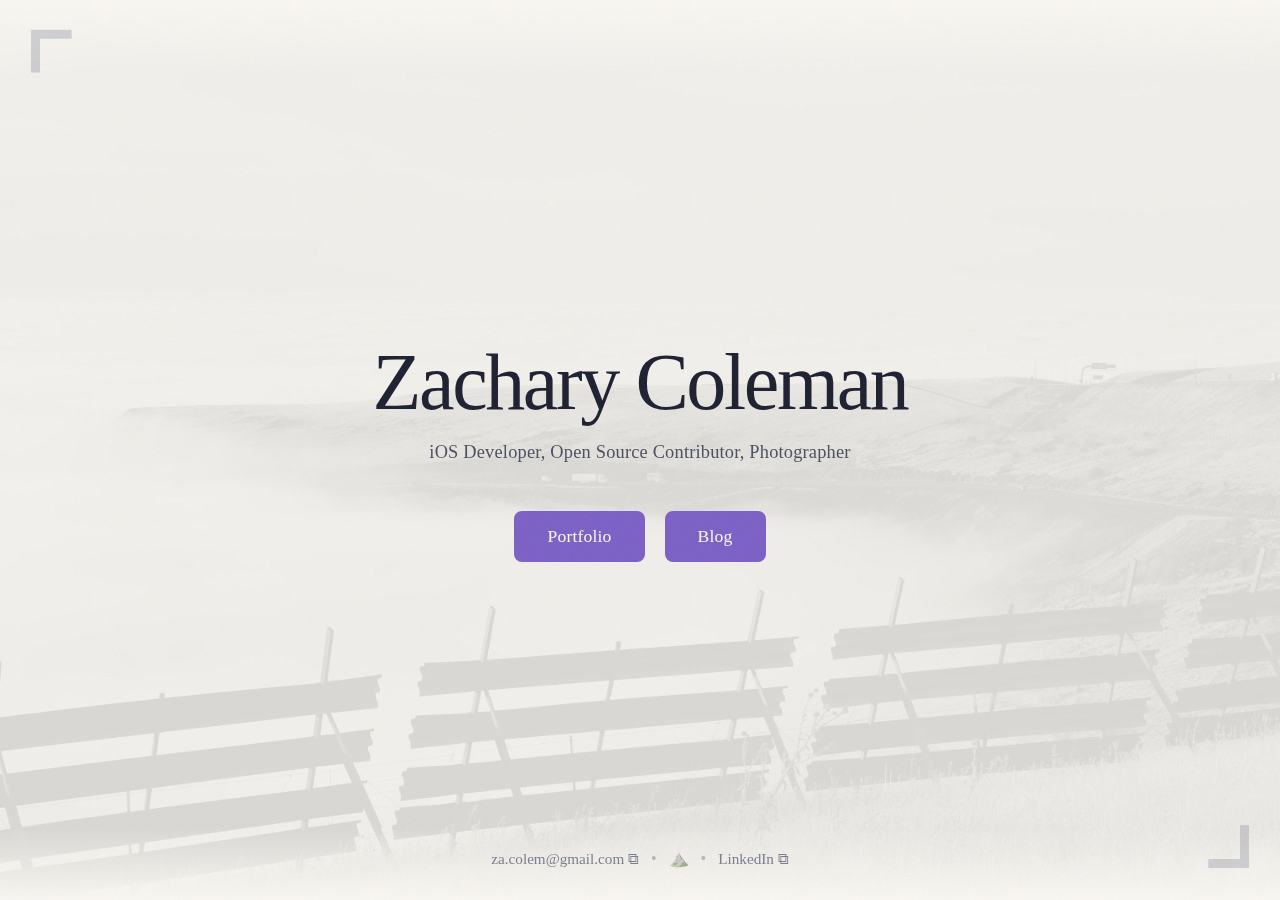
<file: index.html>
<!DOCTYPE html>
<html lang="en">
<head>
    <meta charset="UTF-8">
    <meta name="viewport" content="viewport-fit=cover, width=device-width, initial-scale=1.0">
    <meta name="theme-color" content="#faf8f3">
    <title>Zachary Coleman</title>

    <!-- Favicon -->
    <link rel="icon" type="image/png" href="/favicon.ico">
    <link rel="apple-touch-icon" href="favicon.png">

    <!-- Open Graph / Facebook -->
    <meta property="og:type" content="website">
    <meta property="og:title" content="Zachary Coleman">
    <meta property="og:image" content="https://ztc0611.github.io/portfolio_assets/Embed.jpg">
    <meta property="og:url" content="https://ztc0611.github.io">

    <!-- Twitter -->
    <meta name="twitter:card" content="summary_large_image">
    <meta name="twitter:title" content="Zachary Coleman">
    <meta name="twitter:image" content="https://ztc0611.github.io/portfolio_assets/Embed.jpg">

    <link rel="stylesheet" href="homepage.css">
</head>
<body>
    <main class="home-container">
        <div class="home-content">
            <h1 class="home-title">Zachary Coleman</h1>
            <p class="home-subtitle">iOS Developer, Open Source Contributor, Photographer</p>

            <nav class="home-nav">
                <a href="portfolio.html" class="home-link">Portfolio</a>
                <a href="blog/" class="home-link">Blog</a>
            </nav>
        </div>

        <footer class="home-footer">
            <a href="mailto:za.colem@gmail.com" class="footer-link animated-underline-link">za.colem@gmail.com ⧉</a>
            <span class="footer-spacer">•</span>
            <a href="mountains.html" class="mountain-link" title="Easter egg!">⛰️</a>
            <span class="footer-spacer">•</span>
            <a href="https://www.linkedin.com/in/zacharytcoleman/" class="footer-link animated-underline-link">LinkedIn ⧉</a>
        </footer>
    </main>
</body>
</html>
</file>
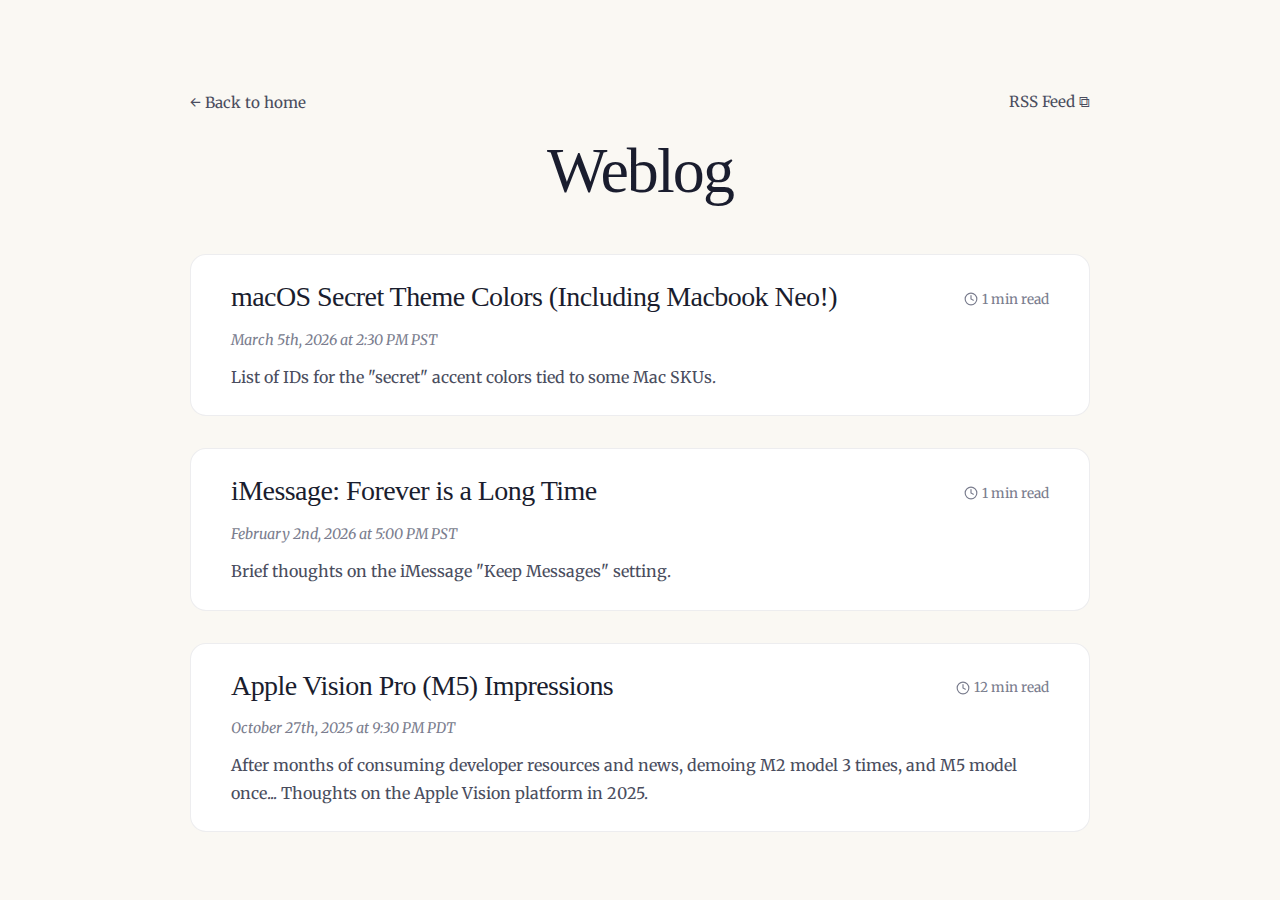
<file: blog/index.html>
<!DOCTYPE html>
<html lang="en">
<head>
    <meta charset="UTF-8">
    <meta name="viewport" content="width=device-width, initial-scale=1.0, viewport-fit=cover">
    <meta name="theme-color" content="#faf8f3">
    <title>Weblog - Zach Coleman</title>

    <link rel="icon" type="image/png" href="/favicon.ico">
    <link rel="apple-touch-icon" href="/favicon.png">

    <link rel="stylesheet" href="/blog.css">
    <link rel="alternate" type="application/rss+xml" title="Zach Coleman's Weblog" href="feed.xml">
</head>
<body>
    <main class="content">
        <div class="blog-container">
            <span class="back-nav"><a href="/" class="back-home">← Back to home</a></span>
            <a href="feed.xml" class="rss-link animated-underline-link">RSS Feed ⧉</a>
            <h1 class="blog-title">Weblog</h1>
            
        <a href="2026-secret-colors.html" class="blog-post-link">
            <div class="blog-post-preview">
                <div class="post-header">
                    <h3>macOS Secret Theme Colors (Including Macbook Neo!)</h3>
                    <span class="reading-time"><svg xmlns="http://www.w3.org/2000/svg" width="14" height="14" viewBox="0 0 24 24" fill="none" stroke="currentColor" stroke-width="2" stroke-linecap="round" stroke-linejoin="round"><circle cx="12" cy="12" r="10"/><polyline points="12 6 12 12 16 14"/></svg> 1 min read</span>
                </div>
                <p class="post-date">March 5th, 2026 at 2:30 PM PST</p>
                <p>List of IDs for the "secret" accent colors tied to some Mac SKUs.</p>
            </div>
        </a>
        

        <a href="2026-imessage-forever.html" class="blog-post-link">
            <div class="blog-post-preview">
                <div class="post-header">
                    <h3>iMessage: Forever is a Long Time</h3>
                    <span class="reading-time"><svg xmlns="http://www.w3.org/2000/svg" width="14" height="14" viewBox="0 0 24 24" fill="none" stroke="currentColor" stroke-width="2" stroke-linecap="round" stroke-linejoin="round"><circle cx="12" cy="12" r="10"/><polyline points="12 6 12 12 16 14"/></svg> 1 min read</span>
                </div>
                <p class="post-date">February 2nd, 2026 at 5:00 PM PST</p>
                <p>Brief thoughts on the iMessage "Keep Messages" setting.</p>
            </div>
        </a>
        

        <a href="2025-vision-pro-m5.html" class="blog-post-link">
            <div class="blog-post-preview">
                <div class="post-header">
                    <h3>Apple Vision Pro (M5) Impressions</h3>
                    <span class="reading-time"><svg xmlns="http://www.w3.org/2000/svg" width="14" height="14" viewBox="0 0 24 24" fill="none" stroke="currentColor" stroke-width="2" stroke-linecap="round" stroke-linejoin="round"><circle cx="12" cy="12" r="10"/><polyline points="12 6 12 12 16 14"/></svg> 12 min read</span>
                </div>
                <p class="post-date">October 27th, 2025 at 9:30 PM PDT</p>
                <p>After months of consuming developer resources and news, demoing M2 model 3 times, and M5 model once... Thoughts on the Apple Vision platform in 2025.</p>
            </div>
        </a>
        
        </div>
    </main>
</body>
</html>
</file>
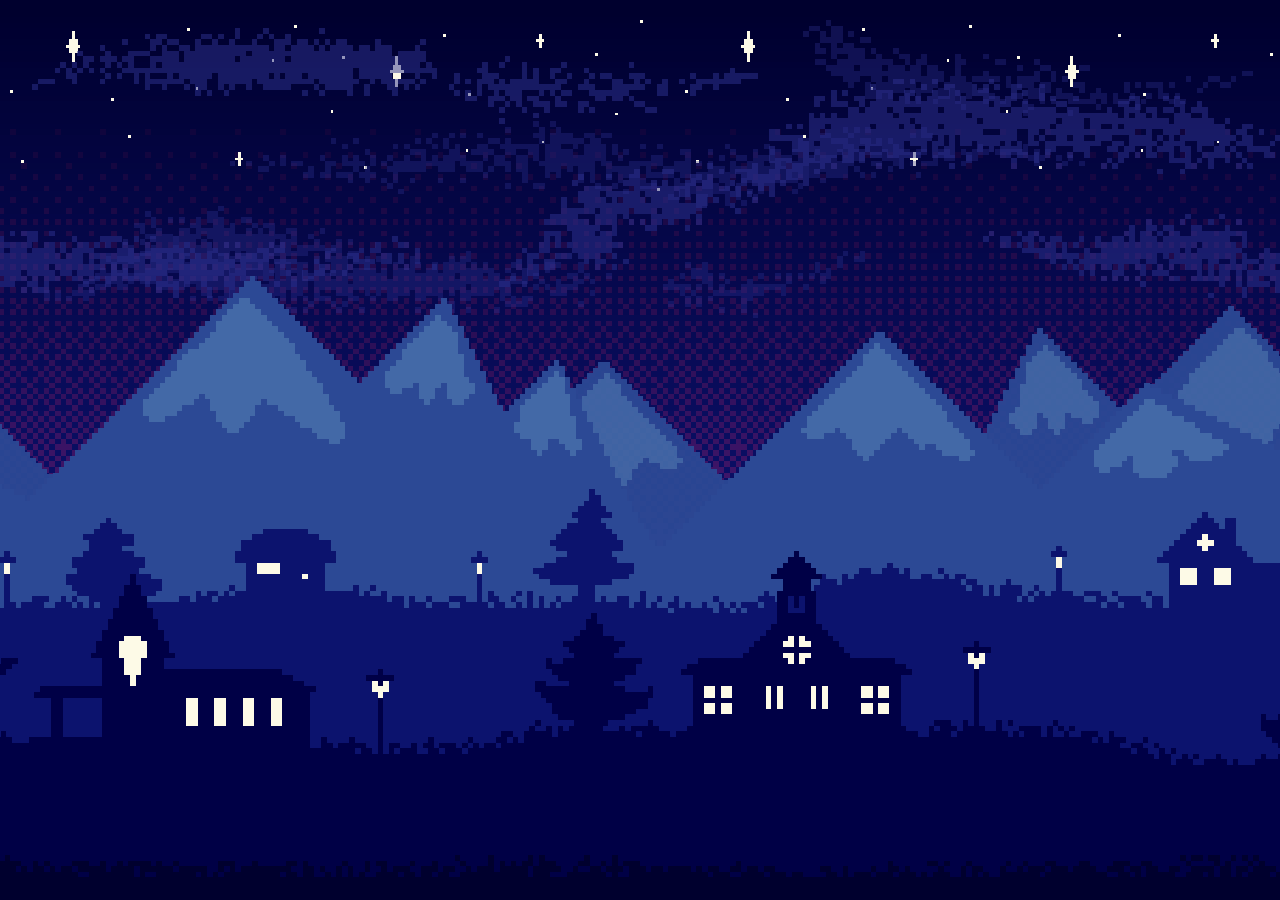
<file: mountains.html>
<!DOCTYPE html>
<html lang="en">
<head>
    <meta charset="UTF-8">
    <meta name="viewport" content="viewport-fit=cover, width=device-width, initial-scale=1.0">
    <meta name="theme-color" content="#faf8f3">
    <title>Zach Coleman</title>

    <!-- Favicon -->
    <link rel="icon" type="image/png" href="/favicon.ico">
    <link rel="apple-touch-icon" href="favicon.png">

    <link rel="stylesheet" href="styles.css">
    <link rel="stylesheet" href="mountains.css">
</head>
<body>
    <div class="banner" id="banner">
        <div class="parallax-container">
            <div class="parallax-layer sky">
                <img src="assets/home/mountian-parralax/sky_gradient.png" alt="Sky">
            </div>
            <div class="parallax-layer sky-top"></div>
            <div class="parallax-layer stars"></div>
            <div class="parallax-layer clouds" id="clouds1"></div>
            <div class="parallax-layer clouds" id="clouds2"></div>
            <div class="parallax-layer mountains"></div>
            <div class="parallax-layer mountains-back"></div>
            <div class="parallax-layer houses"></div>
            <div class="parallax-layer front-houses"></div>
            <div class="parallax-layer ground"></div>
            <div class="shooting-stars" id="shooting-stars"></div>
        </div>
    </div>

    <script src="banner.js"></script>
</body>
</html>
</file>
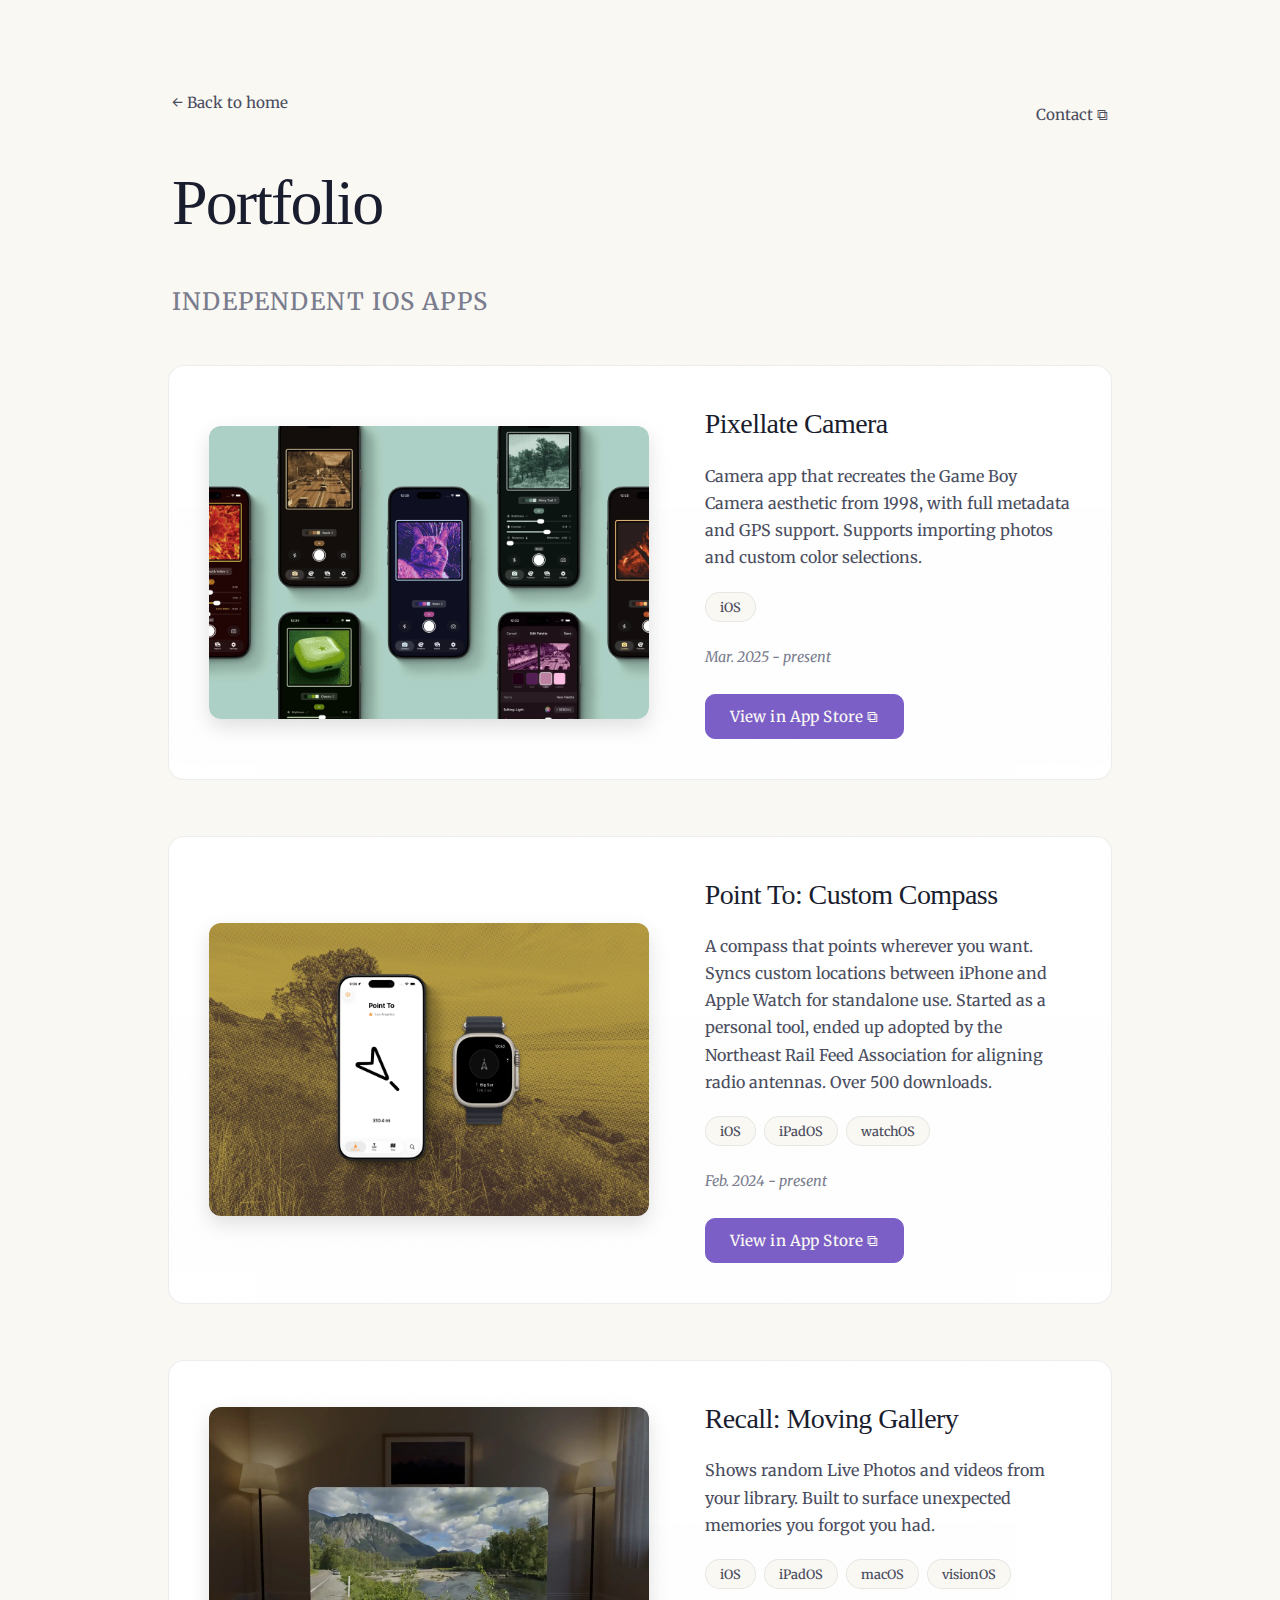
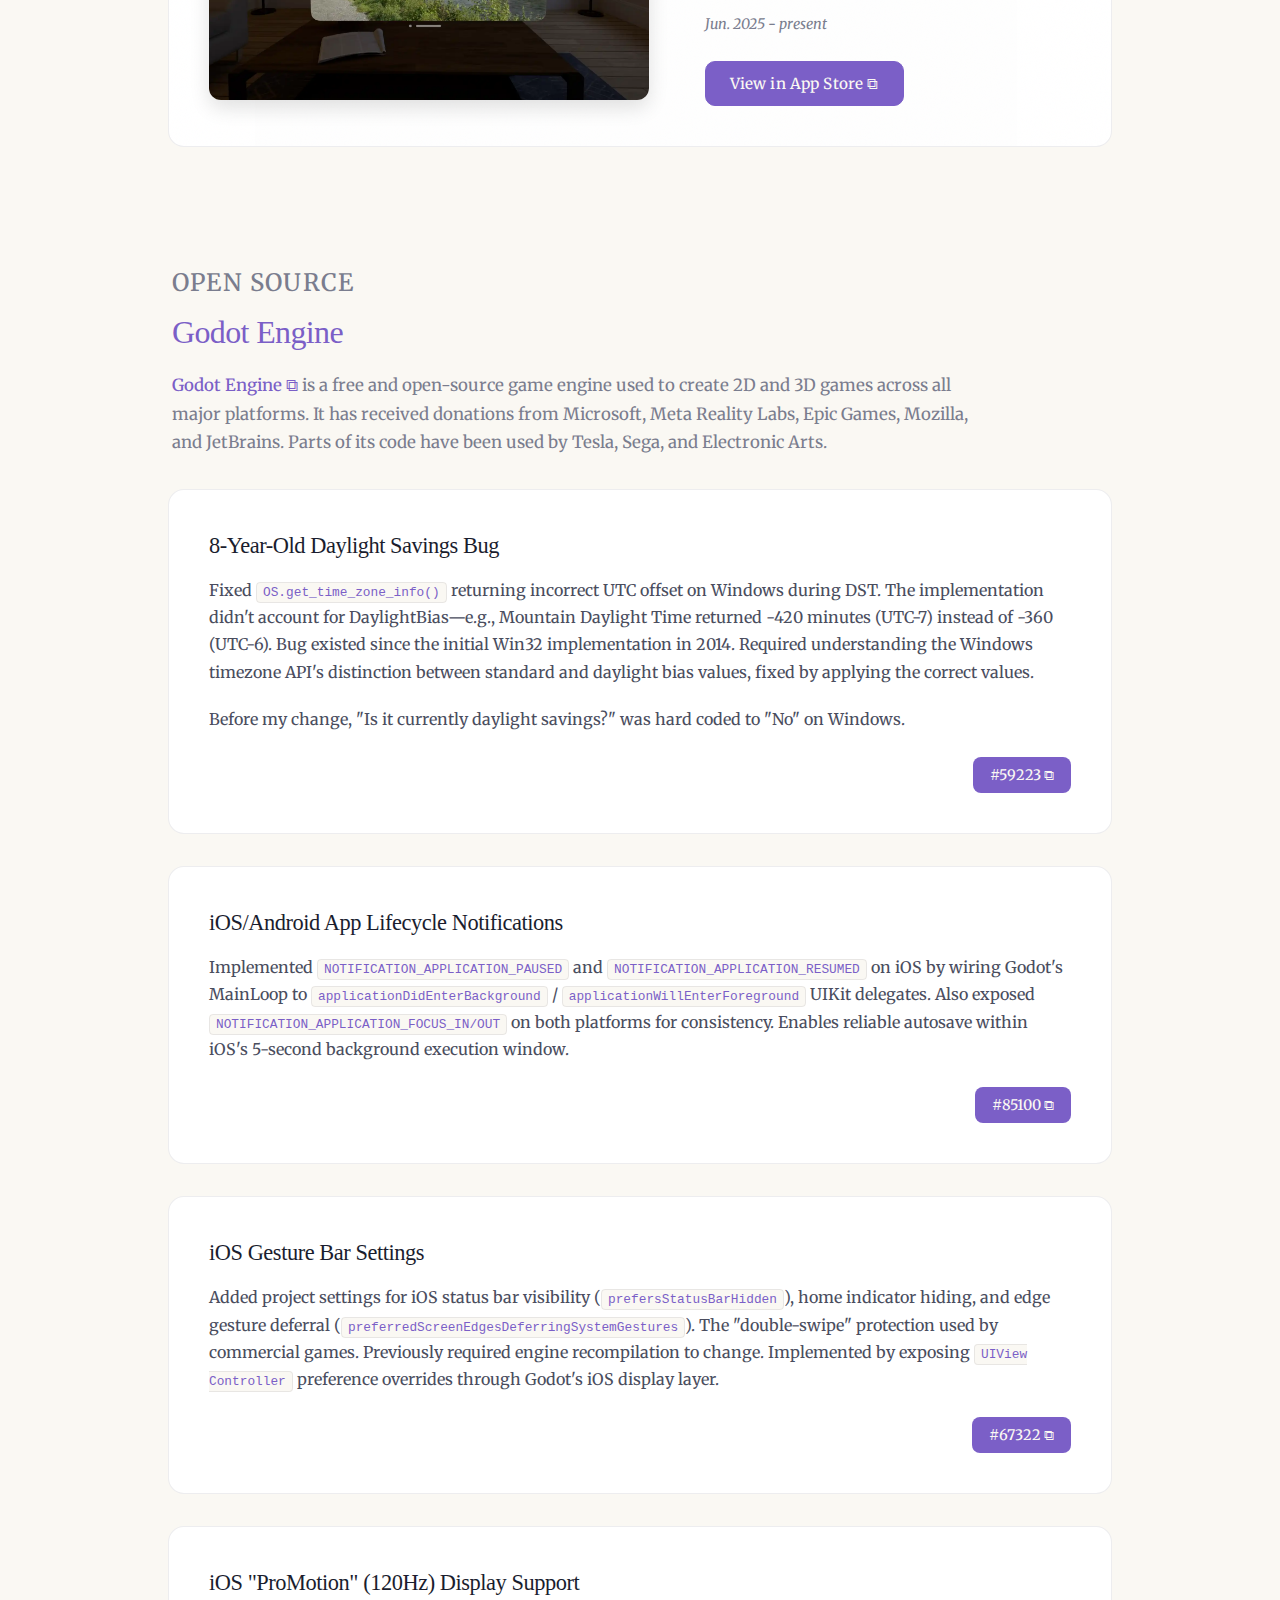
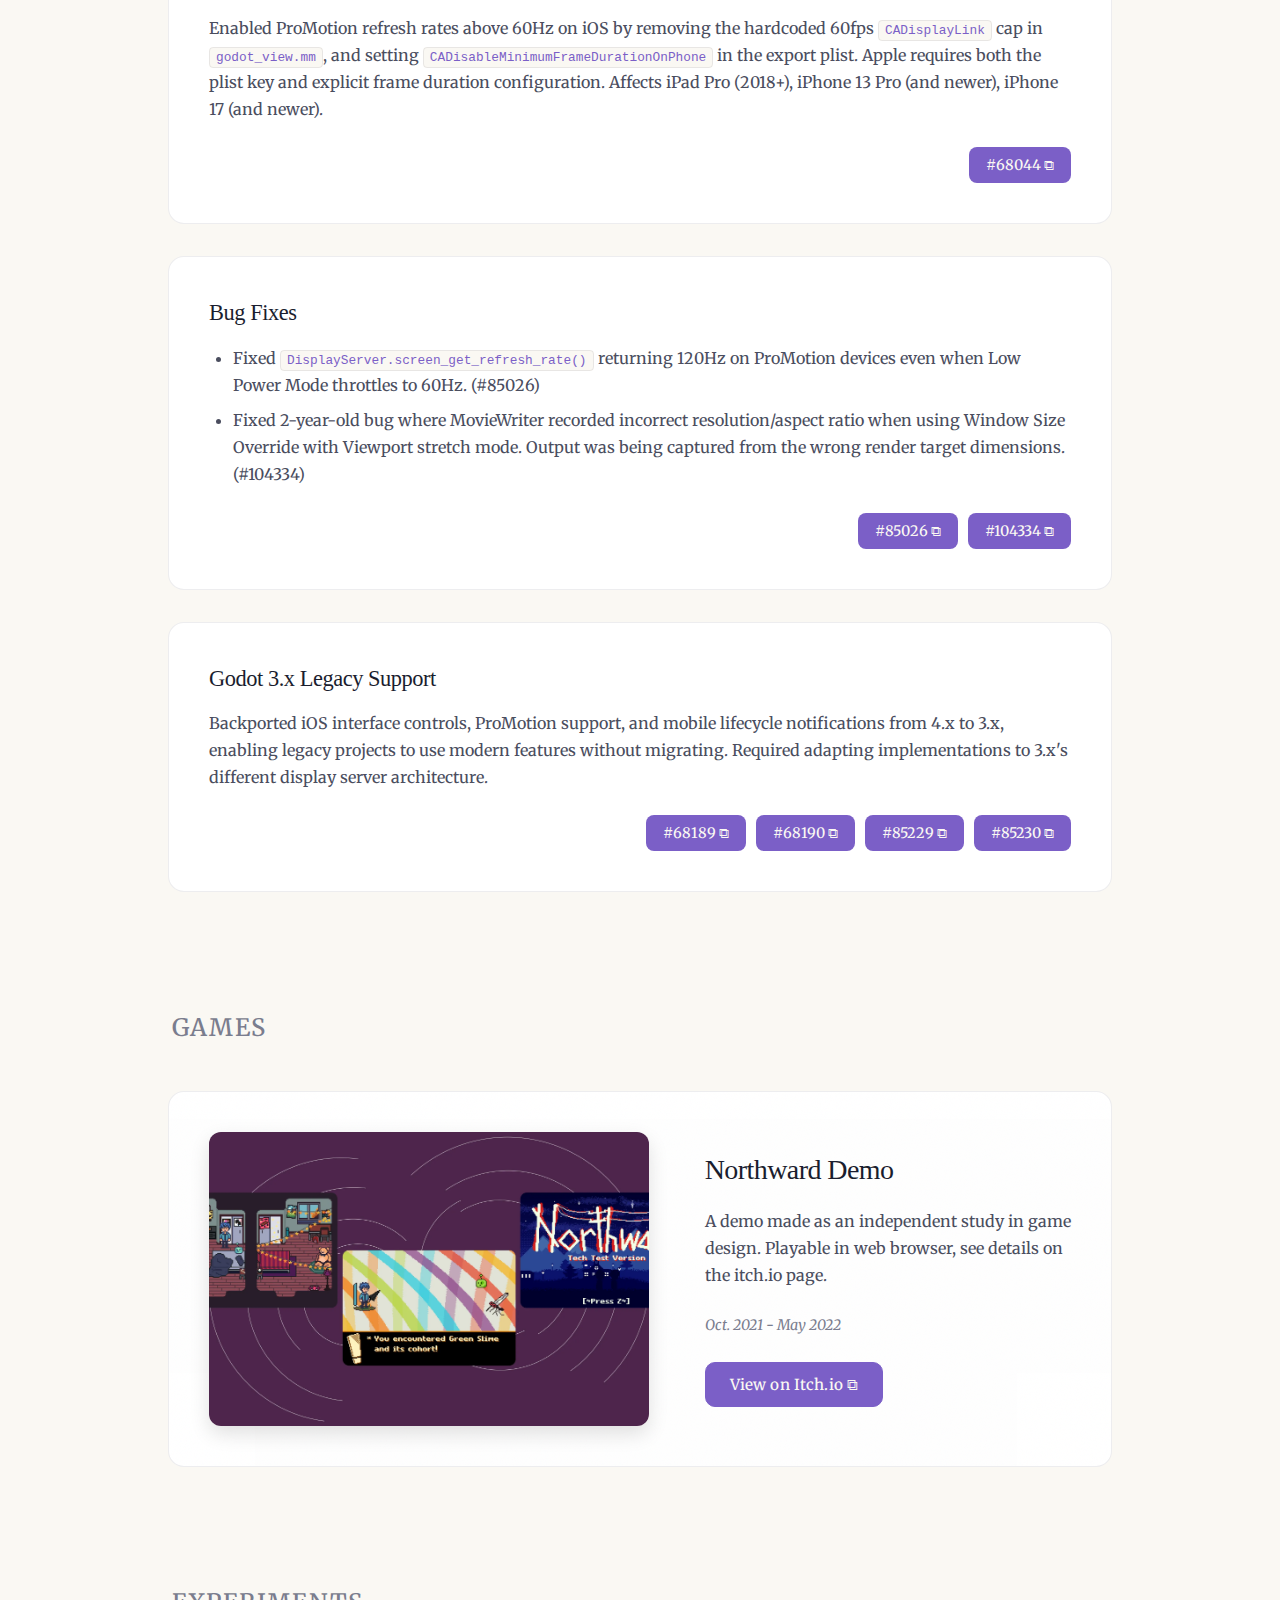
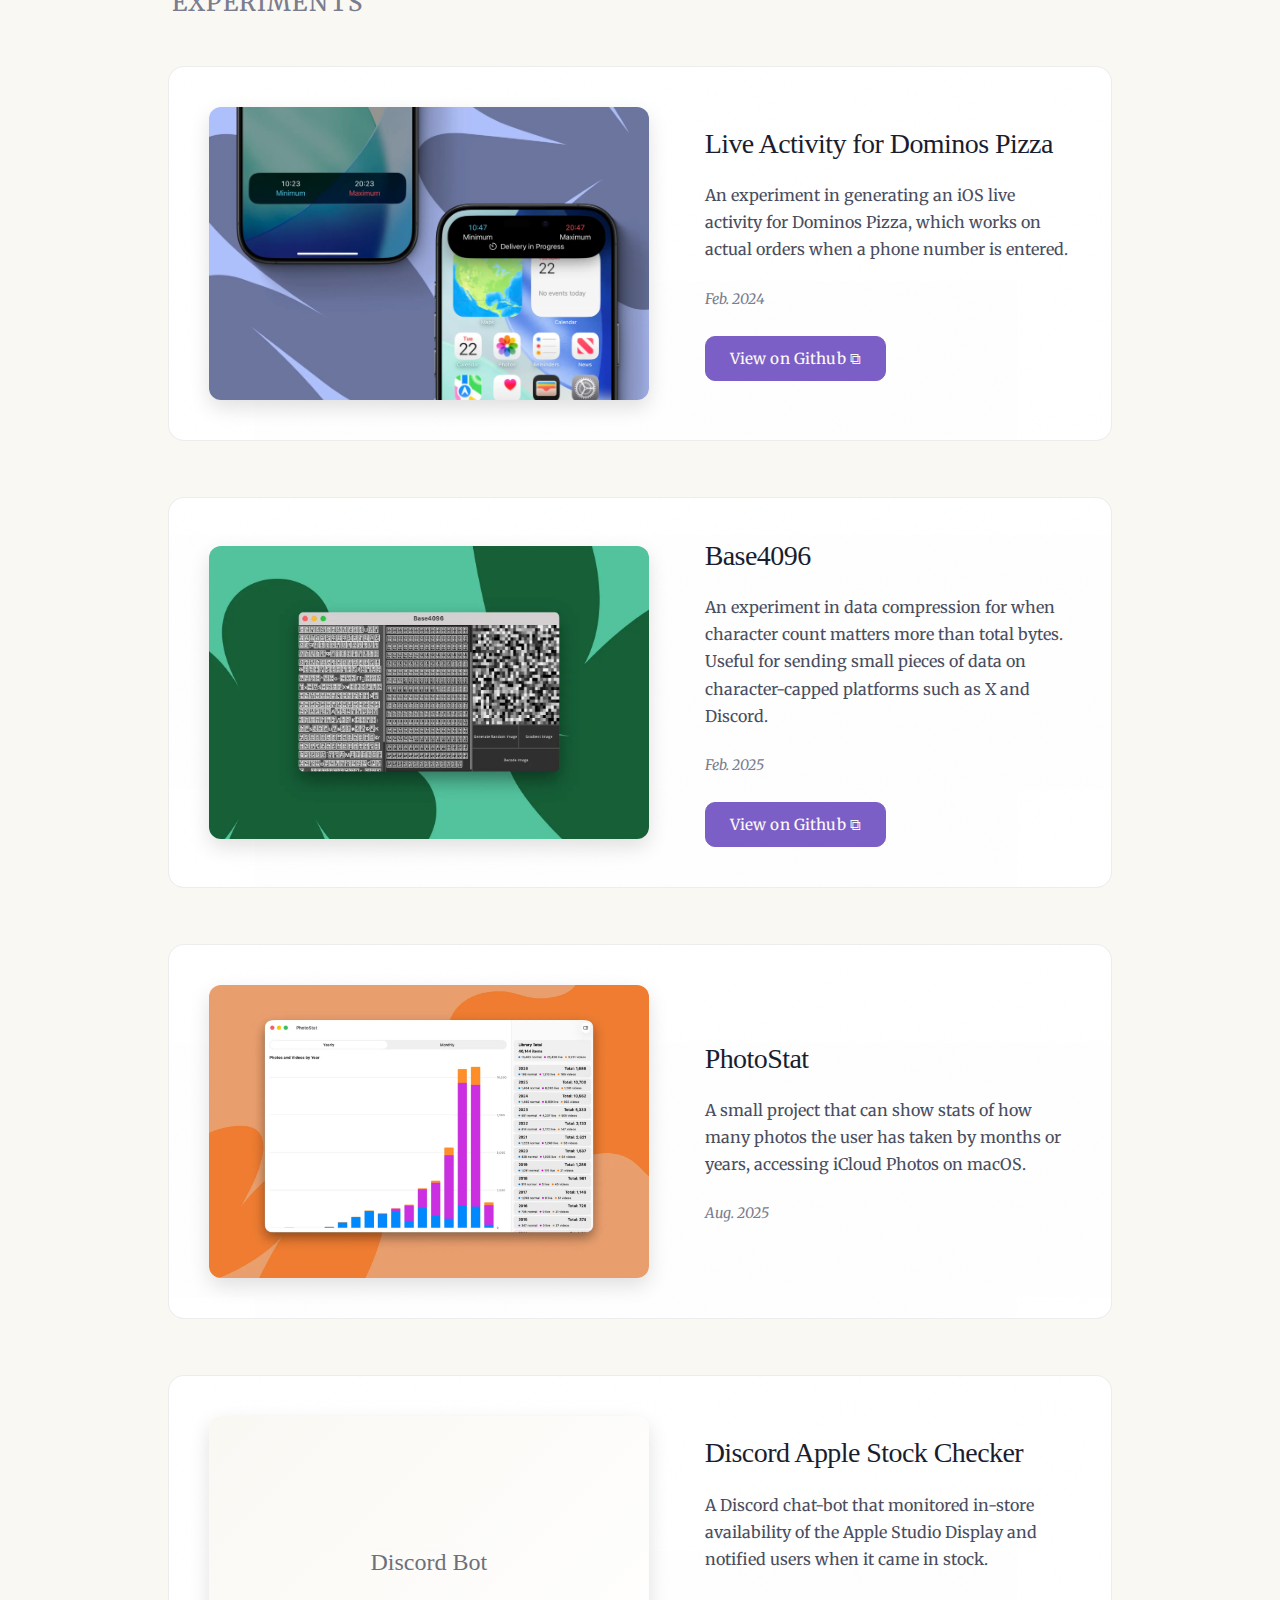
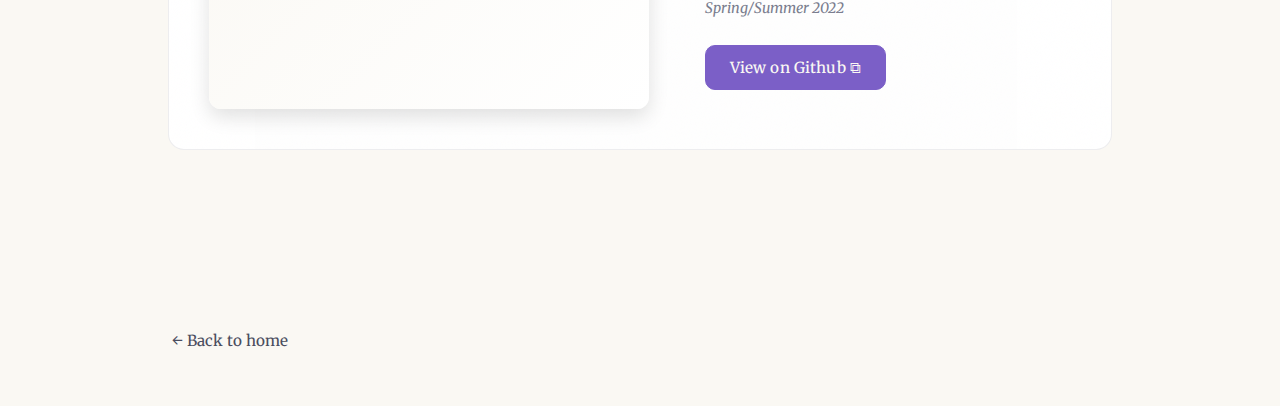
<file: portfolio.html>
<!DOCTYPE html>
<html lang="en">
<head>
    <meta charset="UTF-8">
    <meta name="viewport" content="width=device-width, initial-scale=1.0, viewport-fit=cover">
    <meta name="theme-color" content="#faf8f3">
    <title>Portfolio - Zach Coleman</title>
    
    <!-- Favicon -->
    <link rel="icon" type="image/png" href="/favicon.ico">
    <link rel="apple-touch-icon" href="favicon.png">
    
    <!-- Open Graph / Facebook -->
    <meta property="og:type" content="website">
    <meta property="og:title" content="Zachary Coleman — Portfolio">
    <meta property="og:image" content="https://ztc0611.github.io/portfolio_assets/Embed.jpg">
    <meta property="og:url" content="https://ztc0611.github.io">

    <!-- Twitter -->
    <meta name="twitter:card" content="summary_large_image">
    <meta name="twitter:title" content="Zachary Coleman — Portfolio">
    <meta name="twitter:image" content="https://ztc0611.github.io/portfolio_assets/Embed.jpg">
    
    <!-- Preload dark mode images -->
    <link rel="preload" as="image" href="portfolio_assets/Pixellate-Dark.webp">
    <link rel="preload" as="image" href="portfolio_assets/PointTo-Dark.webp">
    <link rel="preload" as="image" href="portfolio_assets/Booklet-Dark.webp">
    <link rel="preload" as="image" href="portfolio_assets/Dominos-Dark.webp">
    <link rel="preload" as="image" href="portfolio_assets/base4096-Dark.webp">
    <link rel="preload" as="image" href="portfolio_assets/PhotoStat-Dark.webp">
    
    <link rel="stylesheet" href="portfolio.css">
</head>
<body>
    <main class="content">
        <div class="nav-bar">
            <span class="back-nav"><a href="/" class="back-home">← Back to home</a></span>
            <a href="mailto:za.colem@gmail.com" class="contact-link animated-underline-link">Contact ⧉</a>
        </div>
        <div class="page-header">
            <h1 class="page-title">Portfolio</h1>
        </div>
        <!-- Apps Section -->
        <section class="projects-section">
            <h2>Independent iOS Apps</h2>
            <div class="projects-grid">
                <div class="project-card-wrapper">
                    <div class="project-card" data-project="pixellate">
                        <div class="project-image">
                            <img src="portfolio_assets/Pixellate.webp" alt="Pixellate Camera Screenshot">
                        </div>
                        <div class="project-info">
                            <h3>Pixellate Camera</h3>
                            <p>Camera app that recreates the Game Boy Camera aesthetic from 1998, with full metadata and GPS support. Supports importing photos and custom color selections.</p>
                            <div class="platform-badges">
                                <span class="platform-badge">iOS</span>
                            </div>
                            <div class="project-meta">
                                <span class="first-worked">Mar. 2025 - present</span>
                            </div>
                            <div class="project-actions">
                                <a href="https://apps.apple.com/us/app/pixellate-camera/id6743917412" class="btn-primary">View in App Store ⧉</a>
                            </div>
                        </div>
                    </div>
                </div>

                <div class="project-card-wrapper">
                    <div class="project-card" data-project="pointto">
                        <div class="project-image">
                            <img src="portfolio_assets/PointTo.webp" alt="Point To: Custom Compass Screenshot">
                        </div>
                        <div class="project-info">
                            <h3>Point To: Custom Compass</h3>
                            <p>A compass that points wherever you want. Syncs custom locations between iPhone and Apple Watch for standalone use. Started as a personal tool, ended up adopted by the Northeast Rail Feed Association for aligning radio antennas. Over 500 downloads.</p>
                            <div class="platform-badges">
                                <span class="platform-badge">iOS</span>
                                <span class="platform-badge">iPadOS</span>
                                <span class="platform-badge">watchOS</span>
                            </div>
                            <div class="project-meta">
                                <span class="first-worked">Feb. 2024 - present</span>
                            </div>
                            <div class="project-actions">
                                <a href="https://apps.apple.com/us/app/point-to-home-custom-compass/id6478132992" class="btn-primary">View in App Store ⧉</a>
                            </div>
                        </div>
                    </div>
                </div>

                <div class="project-card-wrapper">
                    <div class="project-card">
                        <div class="project-image">
                            <img src="portfolio_assets/Recall.webp" alt="Recall: Moving Gallery Screenshot">
                        </div>
                        <div class="project-info">
                            <h3>Recall: Moving Gallery</h3>
                            <p>Shows random Live Photos and videos from your library. Built to surface unexpected memories you forgot you had.</p>
                            <div class="platform-badges">
                                <span class="platform-badge">iOS</span>
                                <span class="platform-badge">iPadOS</span>
                                <span class="platform-badge">macOS</span>
                                <span class="platform-badge">visionOS</span>
                            </div>
                            <div class="project-meta">
                                <span class="first-worked">Jun. 2025 - present</span>
                            </div>
                            <div class="project-actions">
                                <a href="https://apps.apple.com/us/app/recall-moving-gallery/id6747688430" class="btn-primary">View in App Store ⧉</a>
                            </div>
                        </div>
                    </div>
                </div>

            </div>
        </section>

        <!-- Open Source Contributions Section -->
        <div id="open-source"></div>
        <section class="commits-section">
            <h2>Open Source</h2>
            <h3>Godot Engine</h3>
            <p class="project-description"><a href="https://godotengine.org" class="inline-link animated-underline-link">Godot Engine ⧉</a> is a free and open-source game engine used to create 2D and 3D games across all major platforms. It has received donations from Microsoft, Meta Reality Labs, Epic Games, Mozilla, and JetBrains. Parts of its code have been used by Tesla, Sega, and Electronic Arts.</p>
            <div class="commits-list">

                <div class="commit-item-wrapper">
                    <div class="commit-item">
                        <div class="commit-content">
                            <h4>8-Year-Old Daylight Savings Bug</h4>
                            <p>Fixed <code>OS.​get_time_zone_info()</code> returning incorrect UTC offset on Windows during DST. The implementation didn't account for DaylightBias—e.g., Mountain Daylight Time returned -420 minutes (UTC-7) instead of -360 (UTC-6). Bug existed since the initial Win32 implementation in 2014. Required understanding the Windows timezone API's distinction between standard and daylight bias values, fixed by applying the correct values.</p><br><p>Before my change, "Is it currently daylight savings?" was hard coded to "No" on Windows.</p>
                        </div>
                        <div class="commit-meta">
                            <a href="https://github.com/godotengine/godot/pull/59223" class="repo-link">#59223 ⧉</a>
                        </div>
                    </div>
                </div>

                <div class="commit-item-wrapper">
                    <div class="commit-item">
                        <div class="commit-content">
                            <h4>iOS/Android App Lifecycle Notifications</h4>
                            <p>Implemented <code>NOTIFICATION_​APPLICATION_​PAUSED</code> and <code>NOTIFICATION_​APPLICATION_​RESUMED</code> on iOS by wiring Godot's MainLoop to <code>application​Did​Enter​Background</code> / <code>application​Will​Enter​Foreground</code> UIKit delegates. Also exposed <code>NOTIFICATION_​APPLICATION_​FOCUS_​IN/OUT</code> on both platforms for consistency. Enables reliable autosave within iOS's 5-second background execution window.</p>
                        </div>
                        <div class="commit-meta">
                            <a href="https://github.com/godotengine/godot/pull/85100" class="repo-link">#85100 ⧉</a>
                        </div>
                    </div>
                </div>

                <div class="commit-item-wrapper">
                    <div class="commit-item">
                        <div class="commit-content">
                            <h4>iOS Gesture Bar Settings</h4>
                            <p>Added project settings for iOS status bar visibility (<code>prefers​StatusBar​Hidden</code>), home indicator hiding, and edge gesture deferral (<code>preferred​Screen​Edges​Deferring​System​Gestures</code>). The "double-swipe" protection used by commercial games. Previously required engine recompilation to change. Implemented by exposing <code>UI​View​Controller</code> preference overrides through Godot's iOS display layer.</p>
                        </div>
                        <div class="commit-meta">
                            <a href="https://github.com/godotengine/godot/pull/67322" class="repo-link">#67322 ⧉</a>
                        </div>
                    </div>
                </div>

                <div class="commit-item-wrapper">
                    <div class="commit-item">
                        <div class="commit-content">
                            <h4>iOS "ProMotion" (120Hz) Display Support</h4>
                            <p>Enabled ProMotion refresh rates above 60Hz on iOS by removing the hardcoded 60fps <code>CADisplayLink</code> cap in <code>godot_view.mm</code>, and setting <code>CA​Disable​Minimum​Frame​Duration​On​Phone</code> in the export plist. Apple requires both the plist key and explicit frame duration configuration. Affects iPad Pro (2018+), iPhone 13 Pro (and newer), iPhone 17 (and newer).</p>
                        </div>
                        <div class="commit-meta">
                            <a href="https://github.com/godotengine/godot/pull/68044" class="repo-link">#68044 ⧉</a>
                        </div>
                    </div>
                </div>

                <div class="commit-item-wrapper">
                    <div class="commit-item">
                        <div class="commit-content">
                            <h4>Bug Fixes</h4>
                            <ul>
                                <li>Fixed <code>Display​Server.​screen_​get_​refresh_​rate()</code> returning 120Hz on ProMotion devices even when Low Power Mode throttles to 60Hz. (#85026)</li>
                                <li>Fixed 2-year-old bug where MovieWriter recorded incorrect resolution/aspect ratio when using Window Size Override with Viewport stretch mode. Output was being captured from the wrong render target dimensions. (#104334)</li>
                            </ul>
                        </div>
                        <div class="commit-meta">
                            <a href="https://github.com/godotengine/godot/pull/85026" class="repo-link">#85026 ⧉</a>
                            <a href="https://github.com/godotengine/godot/pull/104334" class="repo-link">#104334 ⧉</a>
                        </div>
                    </div>
                </div>

                <div class="commit-item-wrapper">
                    <div class="commit-item">
                        <div class="commit-content">
                            <h4>Godot 3.x Legacy Support</h4>
                            <p>Backported iOS interface controls, ProMotion support, and mobile lifecycle notifications from 4.x to 3.x, enabling legacy projects to use modern features without migrating. Required adapting implementations to 3.x's different display server architecture.</p>
                        </div>
                        <div class="commit-meta">
                            <a href="https://github.com/godotengine/godot/pull/68189" class="repo-link">#68189 ⧉</a>
                            <a href="https://github.com/godotengine/godot/pull/68190" class="repo-link">#68190 ⧉</a>
                            <a href="https://github.com/godotengine/godot/pull/85229" class="repo-link">#85229 ⧉</a>
                            <a href="https://github.com/godotengine/godot/pull/85230" class="repo-link">#85230 ⧉</a>
                        </div>
                    </div>
                </div>
            </div>
        </section>

        <!-- Games Section -->
        <section class="projects-section">
            <h2>Games</h2>
            <div class="projects-grid">
                <div class="project-card-wrapper">
                    <div class="project-card">
                        <div class="project-image">
                            <img src="portfolio_assets/Northward.webp" alt="Northward Game Demo Screenshot">
                        </div>
                        <div class="project-info">
                            <h3>Northward Demo</h3>
                            <p>A demo made as an independent study in game design. Playable in web browser, see details on the itch.io page.</p>
                            <div class="project-meta">
                                <span class="first-worked">Oct. 2021 - May 2022</span>
                            </div>
                            <div class="project-actions">
                                <a href="https://zachcoleman.itch.io/northward-demo" class="btn-primary">View on Itch.io ⧉</a>
                            </div>
                        </div>
                    </div>
                </div>
            </div>
        </section>

        <!-- Experiments Section -->
        <section class="projects-section">
            <h2>Experiments</h2>
            <div class="projects-grid">
                <div class="project-card-wrapper">
                    <div class="project-card" data-project="dominos">
                        <div class="project-image">
                            <img src="portfolio_assets/Dominos.webp" alt="Live Activity for Dominos Screenshot">
                        </div>
                        <div class="project-info">
                            <h3>Live Activity for Dominos Pizza</h3>
                            <p>An experiment in generating an iOS live activity for Dominos Pizza, which works on actual orders when a phone number is entered.</p>
                            <div class="project-meta">
                                <span class="first-worked">Feb. 2024</span>
                            </div>
                            <div class="project-actions">
                                <a href="https://github.com/ztc0611/Live-Activity-4-Dominos" class="btn-primary">View on Github ⧉</a>
                            </div>
                        </div>
                    </div>
                </div>

                <div class="project-card-wrapper">
                    <div class="project-card" data-project="base4096">
                        <div class="project-image">
                            <img src="portfolio_assets/base4096.webp" alt="Base4096 Image">
                        </div>
                        <div class="project-info">
                            <h3>Base4096</h3>
                            <p>An experiment in data compression for when character count matters more than total bytes. Useful for sending small pieces of data on character-capped platforms such as X and Discord.</p>
                            <div class="project-meta">
                                <span class="first-worked">Feb. 2025</span>
                            </div>
                            <div class="project-actions">
                                <a href="https://github.com/ztc0611/base4096-godot" class="btn-primary">View on Github ⧉</a>
                            </div>
                        </div>
                    </div>
                </div>

                <div class="project-card-wrapper">
                    <div class="project-card" data-project="photostat">
                        <div class="project-image">
                            <img src="portfolio_assets/PhotoStat.webp" alt="PhotoStat Image">
                        </div>
                        <div class="project-info">
                            <h3>PhotoStat</h3>
                            <p>A small project that can show stats of how many photos the user has taken by months or years, accessing iCloud Photos on macOS.</p>
                            <div class="project-meta">
                                <span class="first-worked">Aug. 2025</span>
                            </div>
                        </div>
                    </div>
                </div>

                <div class="project-card-wrapper">
                    <div class="project-card" data-project="discord-stock">
                        <div class="project-image">
                            <div class="placeholder-image">Discord Bot</div>
                        </div>
                        <div class="project-info">
                            <h3>Discord Apple Stock Checker</h3>
                            <p>A Discord chat-bot that monitored in-store availability of the Apple Studio Display and notified users when it came in stock.</p>
                            <div class="project-meta">
                                <span class="first-worked">Spring/Summer 2022</span>
                            </div>
                            <div class="project-actions">
                                <a href="https://github.com/ztc0611/Discord-Apple-Stock-Checker" class="btn-primary">View on Github ⧉</a>
                            </div>
                        </div>
                    </div>
                </div>
            </div>
        </section>
        <span class="back-nav" style="margin-top: 60px;"><a href="/" class="back-home">← Back to home</a></span>
    </main>
</body>
</html>
</file>
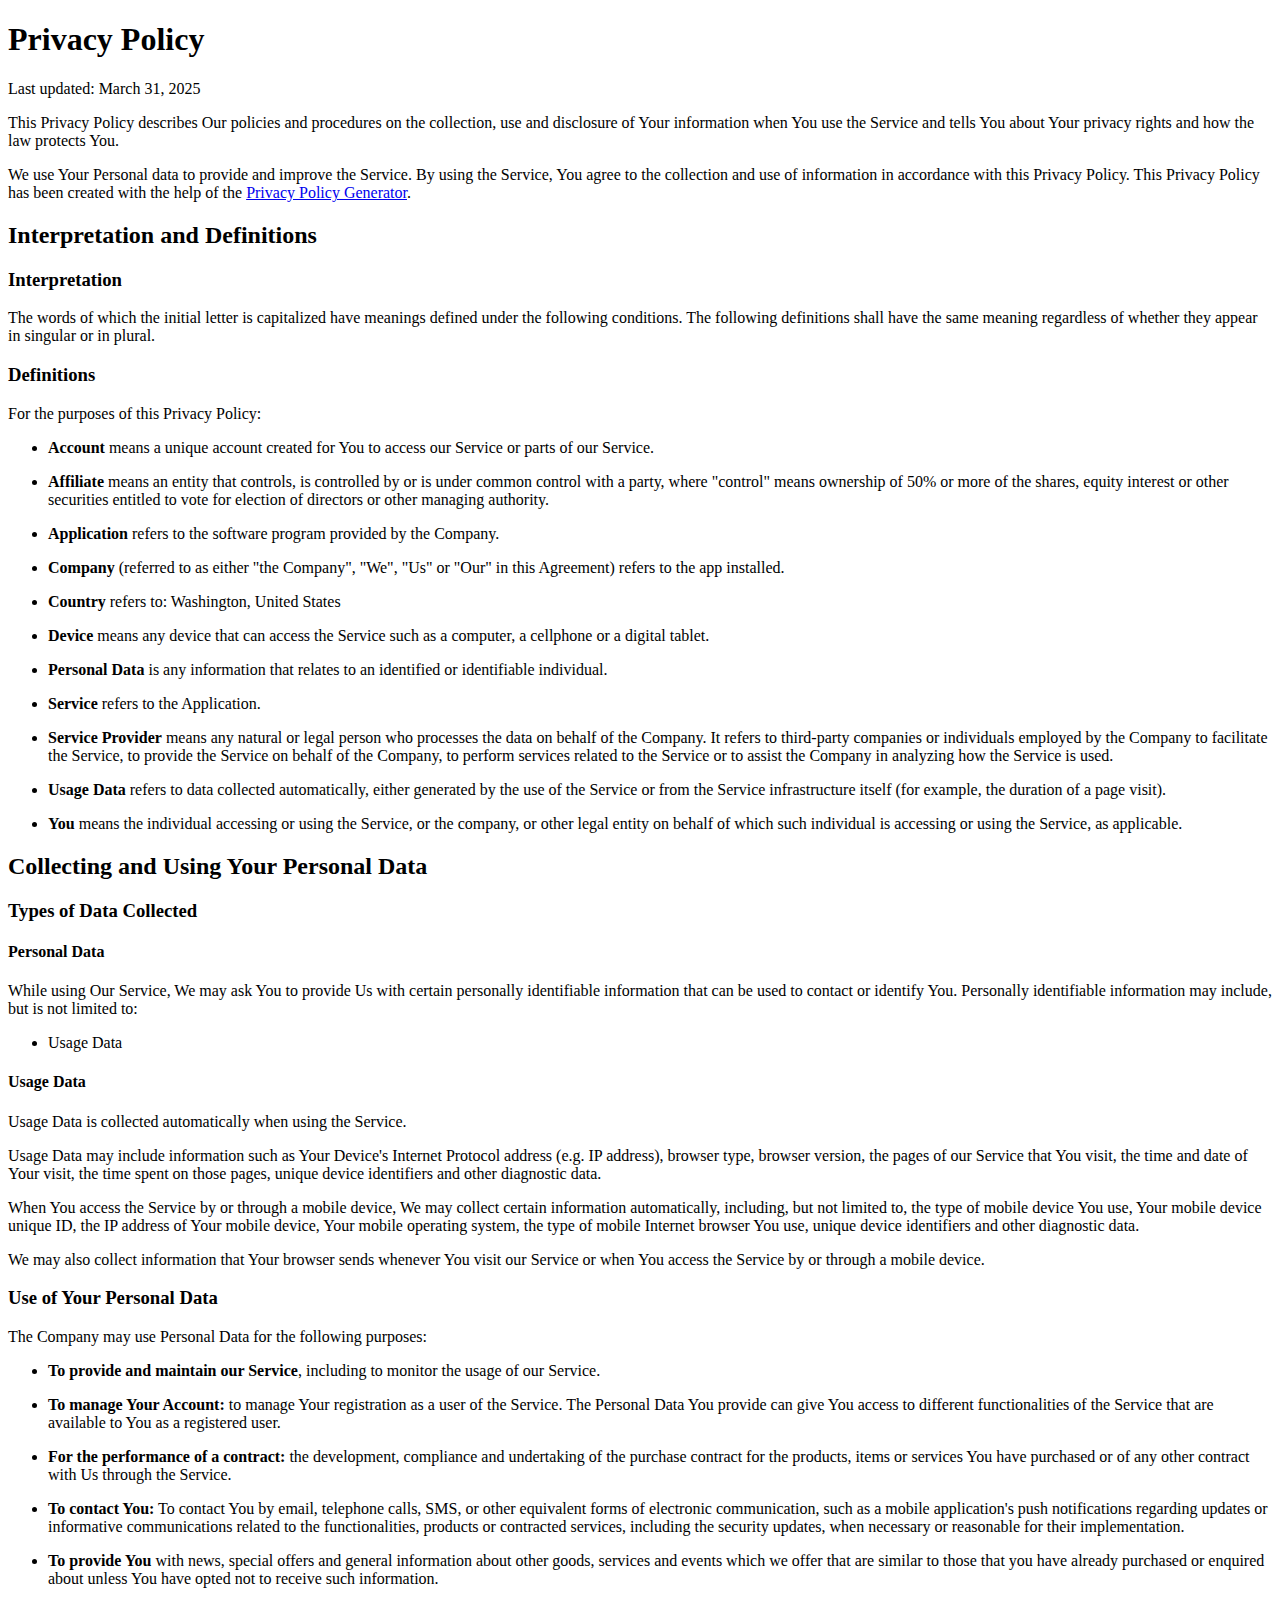
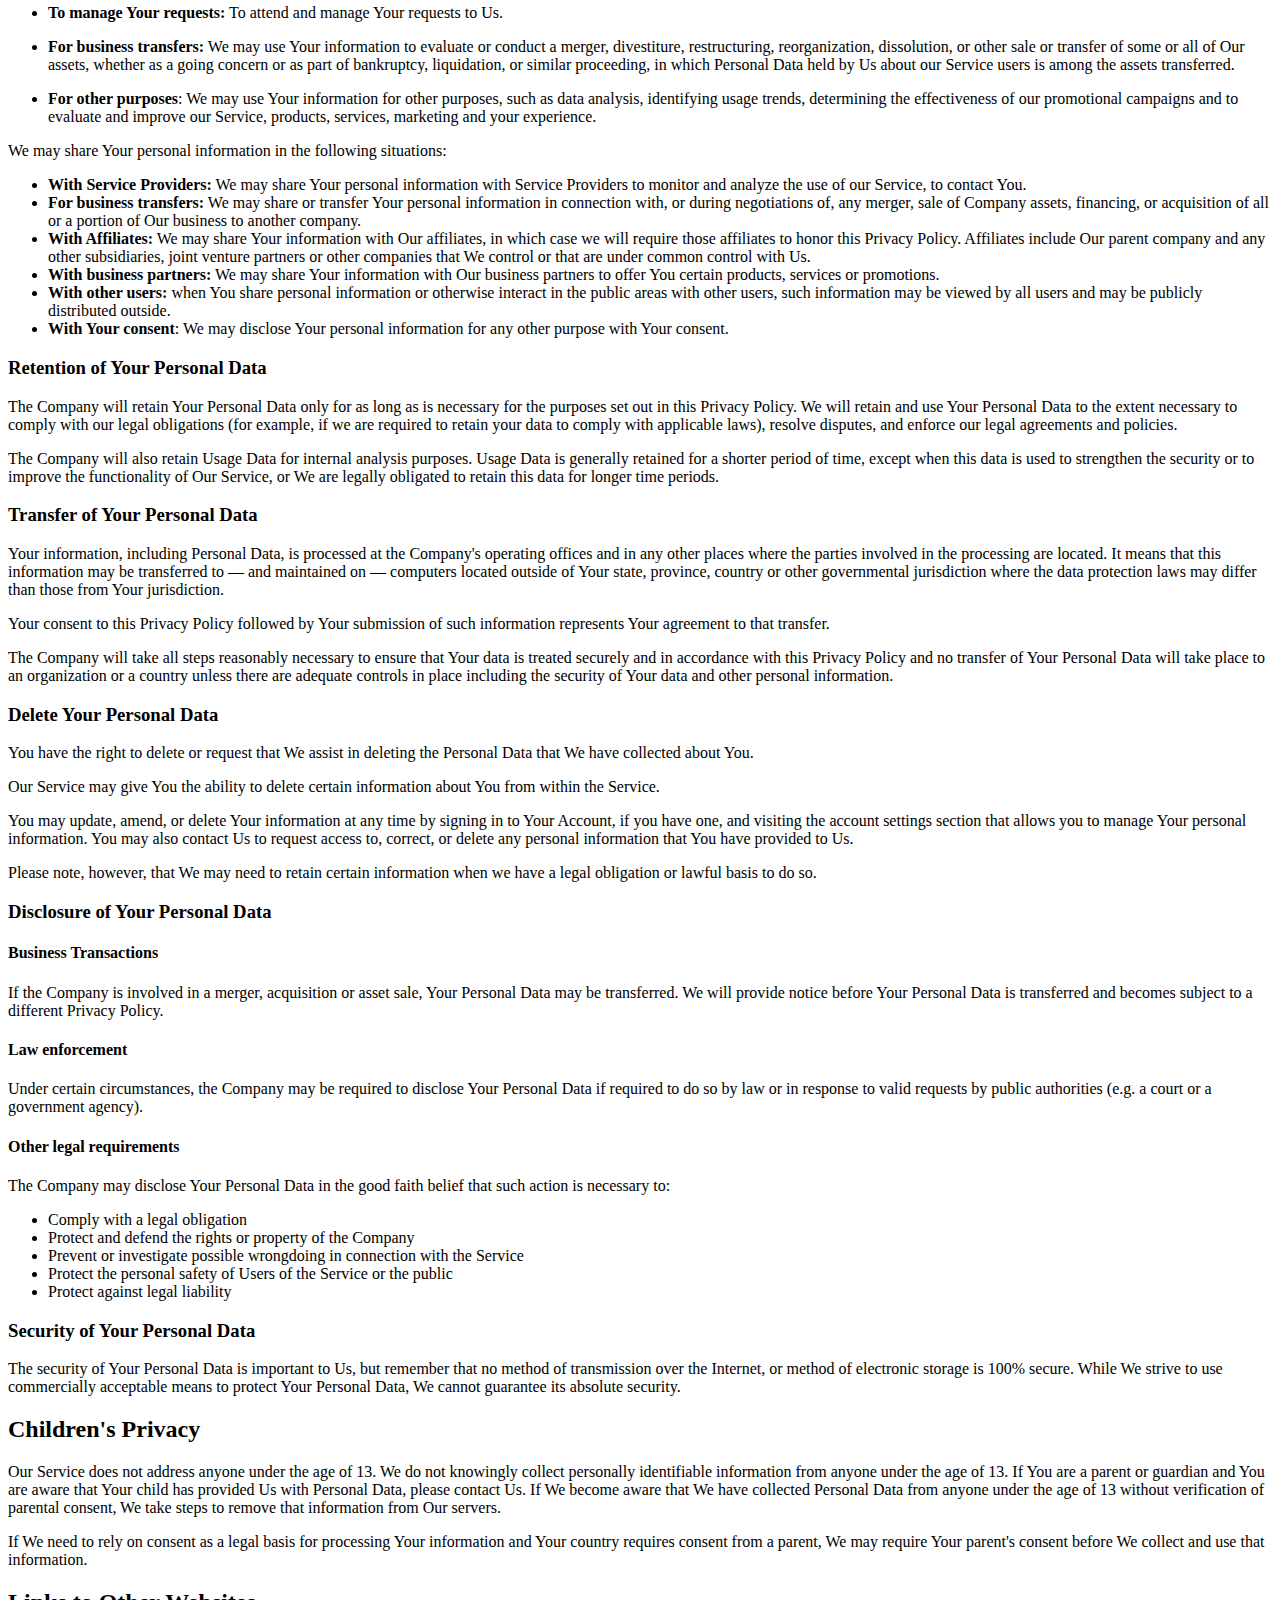
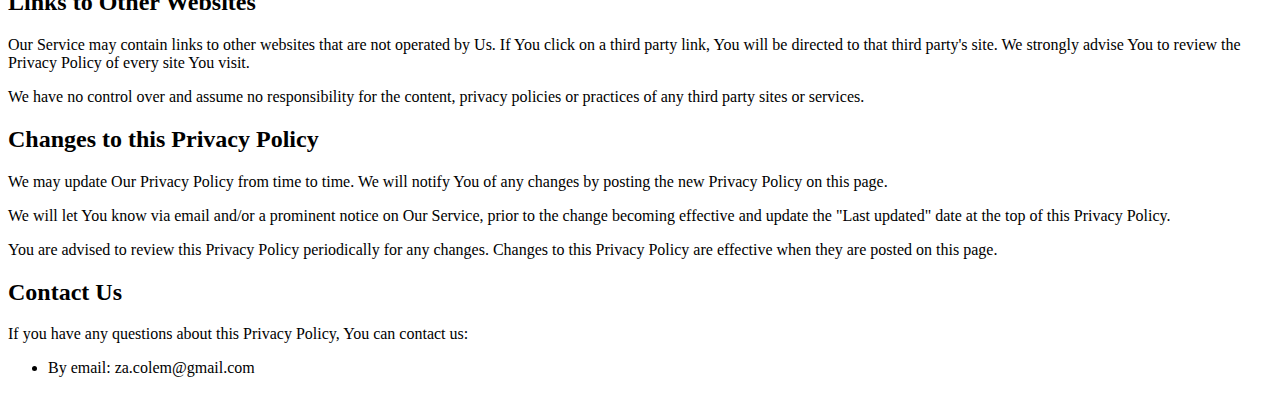
<file: apps/privacy.html>
<!DOCTYPE html>
<html lang="en">
<head>
    <meta charset="UTF-8">
    <meta name="viewport" content="width=device-width, initial-scale=1.0">
    <title>Privacy</title>
</head>
<body>
<h1>Privacy Policy</h1>
<p>Last updated: March 31, 2025</p>
<p>This Privacy Policy describes Our policies and procedures on the collection, use and disclosure of Your information when You use the Service and tells You about Your privacy rights and how the law protects You.</p>
<p>We use Your Personal data to provide and improve the Service. By using the Service, You agree to the collection and use of information in accordance with this Privacy Policy. This Privacy Policy has been created with the help of the <a href="https://www.termsfeed.com/privacy-policy-generator/" target="_blank">Privacy Policy Generator</a>.</p>
<h2>Interpretation and Definitions</h2>
<h3>Interpretation</h3>
<p>The words of which the initial letter is capitalized have meanings defined under the following conditions. The following definitions shall have the same meaning regardless of whether they appear in singular or in plural.</p>
<h3>Definitions</h3>
<p>For the purposes of this Privacy Policy:</p>
<ul>
<li>
<p><strong>Account</strong> means a unique account created for You to access our Service or parts of our Service.</p>
</li>
<li>
<p><strong>Affiliate</strong> means an entity that controls, is controlled by or is under common control with a party, where &quot;control&quot; means ownership of 50% or more of the shares, equity interest or other securities entitled to vote for election of directors or other managing authority.</p>
</li>
<li>
<p><strong>Application</strong> refers to the software program provided by the Company.</p>
</li>
<li>
<p><strong>Company</strong> (referred to as either &quot;the Company&quot;, &quot;We&quot;, &quot;Us&quot; or &quot;Our&quot; in this Agreement) refers to the app installed.</p>
</li>
<li>
<p><strong>Country</strong> refers to: Washington,  United States</p>
</li>
<li>
<p><strong>Device</strong> means any device that can access the Service such as a computer, a cellphone or a digital tablet.</p>
</li>
<li>
<p><strong>Personal Data</strong> is any information that relates to an identified or identifiable individual.</p>
</li>
<li>
<p><strong>Service</strong> refers to the Application.</p>
</li>
<li>
<p><strong>Service Provider</strong> means any natural or legal person who processes the data on behalf of the Company. It refers to third-party companies or individuals employed by the Company to facilitate the Service, to provide the Service on behalf of the Company, to perform services related to the Service or to assist the Company in analyzing how the Service is used.</p>
</li>
<li>
<p><strong>Usage Data</strong> refers to data collected automatically, either generated by the use of the Service or from the Service infrastructure itself (for example, the duration of a page visit).</p>
</li>
<li>
<p><strong>You</strong> means the individual accessing or using the Service, or the company, or other legal entity on behalf of which such individual is accessing or using the Service, as applicable.</p>
</li>
</ul>
<h2>Collecting and Using Your Personal Data</h2>
<h3>Types of Data Collected</h3>
<h4>Personal Data</h4>
<p>While using Our Service, We may ask You to provide Us with certain personally identifiable information that can be used to contact or identify You. Personally identifiable information may include, but is not limited to:</p>
<ul>
<li>Usage Data</li>
</ul>
<h4>Usage Data</h4>
<p>Usage Data is collected automatically when using the Service.</p>
<p>Usage Data may include information such as Your Device's Internet Protocol address (e.g. IP address), browser type, browser version, the pages of our Service that You visit, the time and date of Your visit, the time spent on those pages, unique device identifiers and other diagnostic data.</p>
<p>When You access the Service by or through a mobile device, We may collect certain information automatically, including, but not limited to, the type of mobile device You use, Your mobile device unique ID, the IP address of Your mobile device, Your mobile operating system, the type of mobile Internet browser You use, unique device identifiers and other diagnostic data.</p>
<p>We may also collect information that Your browser sends whenever You visit our Service or when You access the Service by or through a mobile device.</p>
<h3>Use of Your Personal Data</h3>
<p>The Company may use Personal Data for the following purposes:</p>
<ul>
<li>
<p><strong>To provide and maintain our Service</strong>, including to monitor the usage of our Service.</p>
</li>
<li>
<p><strong>To manage Your Account:</strong> to manage Your registration as a user of the Service. The Personal Data You provide can give You access to different functionalities of the Service that are available to You as a registered user.</p>
</li>
<li>
<p><strong>For the performance of a contract:</strong> the development, compliance and undertaking of the purchase contract for the products, items or services You have purchased or of any other contract with Us through the Service.</p>
</li>
<li>
<p><strong>To contact You:</strong> To contact You by email, telephone calls, SMS, or other equivalent forms of electronic communication, such as a mobile application's push notifications regarding updates or informative communications related to the functionalities, products or contracted services, including the security updates, when necessary or reasonable for their implementation.</p>
</li>
<li>
<p><strong>To provide You</strong> with news, special offers and general information about other goods, services and events which we offer that are similar to those that you have already purchased or enquired about unless You have opted not to receive such information.</p>
</li>
<li>
<p><strong>To manage Your requests:</strong> To attend and manage Your requests to Us.</p>
</li>
<li>
<p><strong>For business transfers:</strong> We may use Your information to evaluate or conduct a merger, divestiture, restructuring, reorganization, dissolution, or other sale or transfer of some or all of Our assets, whether as a going concern or as part of bankruptcy, liquidation, or similar proceeding, in which Personal Data held by Us about our Service users is among the assets transferred.</p>
</li>
<li>
<p><strong>For other purposes</strong>: We may use Your information for other purposes, such as data analysis, identifying usage trends, determining the effectiveness of our promotional campaigns and to evaluate and improve our Service, products, services, marketing and your experience.</p>
</li>
</ul>
<p>We may share Your personal information in the following situations:</p>
<ul>
<li><strong>With Service Providers:</strong> We may share Your personal information with Service Providers to monitor and analyze the use of our Service,  to contact You.</li>
<li><strong>For business transfers:</strong> We may share or transfer Your personal information in connection with, or during negotiations of, any merger, sale of Company assets, financing, or acquisition of all or a portion of Our business to another company.</li>
<li><strong>With Affiliates:</strong> We may share Your information with Our affiliates, in which case we will require those affiliates to honor this Privacy Policy. Affiliates include Our parent company and any other subsidiaries, joint venture partners or other companies that We control or that are under common control with Us.</li>
<li><strong>With business partners:</strong> We may share Your information with Our business partners to offer You certain products, services or promotions.</li>
<li><strong>With other users:</strong> when You share personal information or otherwise interact in the public areas with other users, such information may be viewed by all users and may be publicly distributed outside.</li>
<li><strong>With Your consent</strong>: We may disclose Your personal information for any other purpose with Your consent.</li>
</ul>
<h3>Retention of Your Personal Data</h3>
<p>The Company will retain Your Personal Data only for as long as is necessary for the purposes set out in this Privacy Policy. We will retain and use Your Personal Data to the extent necessary to comply with our legal obligations (for example, if we are required to retain your data to comply with applicable laws), resolve disputes, and enforce our legal agreements and policies.</p>
<p>The Company will also retain Usage Data for internal analysis purposes. Usage Data is generally retained for a shorter period of time, except when this data is used to strengthen the security or to improve the functionality of Our Service, or We are legally obligated to retain this data for longer time periods.</p>
<h3>Transfer of Your Personal Data</h3>
<p>Your information, including Personal Data, is processed at the Company's operating offices and in any other places where the parties involved in the processing are located. It means that this information may be transferred to — and maintained on — computers located outside of Your state, province, country or other governmental jurisdiction where the data protection laws may differ than those from Your jurisdiction.</p>
<p>Your consent to this Privacy Policy followed by Your submission of such information represents Your agreement to that transfer.</p>
<p>The Company will take all steps reasonably necessary to ensure that Your data is treated securely and in accordance with this Privacy Policy and no transfer of Your Personal Data will take place to an organization or a country unless there are adequate controls in place including the security of Your data and other personal information.</p>
<h3>Delete Your Personal Data</h3>
<p>You have the right to delete or request that We assist in deleting the Personal Data that We have collected about You.</p>
<p>Our Service may give You the ability to delete certain information about You from within the Service.</p>
<p>You may update, amend, or delete Your information at any time by signing in to Your Account, if you have one, and visiting the account settings section that allows you to manage Your personal information. You may also contact Us to request access to, correct, or delete any personal information that You have provided to Us.</p>
<p>Please note, however, that We may need to retain certain information when we have a legal obligation or lawful basis to do so.</p>
<h3>Disclosure of Your Personal Data</h3>
<h4>Business Transactions</h4>
<p>If the Company is involved in a merger, acquisition or asset sale, Your Personal Data may be transferred. We will provide notice before Your Personal Data is transferred and becomes subject to a different Privacy Policy.</p>
<h4>Law enforcement</h4>
<p>Under certain circumstances, the Company may be required to disclose Your Personal Data if required to do so by law or in response to valid requests by public authorities (e.g. a court or a government agency).</p>
<h4>Other legal requirements</h4>
<p>The Company may disclose Your Personal Data in the good faith belief that such action is necessary to:</p>
<ul>
<li>Comply with a legal obligation</li>
<li>Protect and defend the rights or property of the Company</li>
<li>Prevent or investigate possible wrongdoing in connection with the Service</li>
<li>Protect the personal safety of Users of the Service or the public</li>
<li>Protect against legal liability</li>
</ul>
<h3>Security of Your Personal Data</h3>
<p>The security of Your Personal Data is important to Us, but remember that no method of transmission over the Internet, or method of electronic storage is 100% secure. While We strive to use commercially acceptable means to protect Your Personal Data, We cannot guarantee its absolute security.</p>
<h2>Children's Privacy</h2>
<p>Our Service does not address anyone under the age of 13. We do not knowingly collect personally identifiable information from anyone under the age of 13. If You are a parent or guardian and You are aware that Your child has provided Us with Personal Data, please contact Us. If We become aware that We have collected Personal Data from anyone under the age of 13 without verification of parental consent, We take steps to remove that information from Our servers.</p>
<p>If We need to rely on consent as a legal basis for processing Your information and Your country requires consent from a parent, We may require Your parent's consent before We collect and use that information.</p>
<h2>Links to Other Websites</h2>
<p>Our Service may contain links to other websites that are not operated by Us. If You click on a third party link, You will be directed to that third party's site. We strongly advise You to review the Privacy Policy of every site You visit.</p>
<p>We have no control over and assume no responsibility for the content, privacy policies or practices of any third party sites or services.</p>
<h2>Changes to this Privacy Policy</h2>
<p>We may update Our Privacy Policy from time to time. We will notify You of any changes by posting the new Privacy Policy on this page.</p>
<p>We will let You know via email and/or a prominent notice on Our Service, prior to the change becoming effective and update the &quot;Last updated&quot; date at the top of this Privacy Policy.</p>
<p>You are advised to review this Privacy Policy periodically for any changes. Changes to this Privacy Policy are effective when they are posted on this page.</p>
<h2>Contact Us</h2>
<p>If you have any questions about this Privacy Policy, You can contact us:</p>
<ul>
<li>By email: za.colem@gmail.com</li>
</ul>
</body>
</html>
</file>
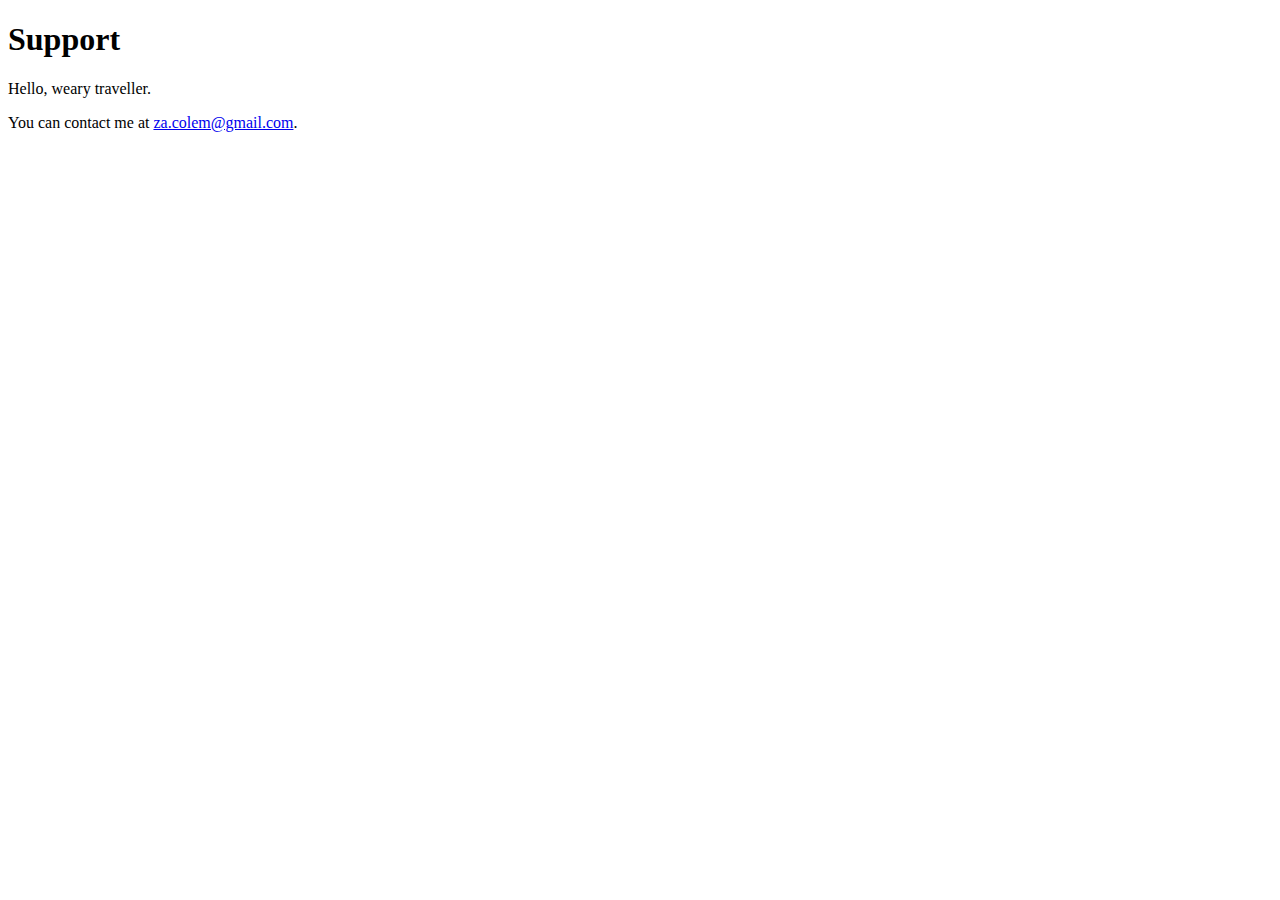
<file: apps/support.html>
<!DOCTYPE html>
<html lang="en">
<head>
    <meta charset="UTF-8">
    <meta name="viewport" content="width=device-width, initial-scale=1.0">
    <title>Support</title>
</head>
<body>
    <h1>Support</h1>
    <p>Hello, weary traveller.</p>
    <p>You can contact me at <a href="mailto:za.colem@gmail.com">za.colem@gmail.com</a>.</p>
</body>
</html>
</file>
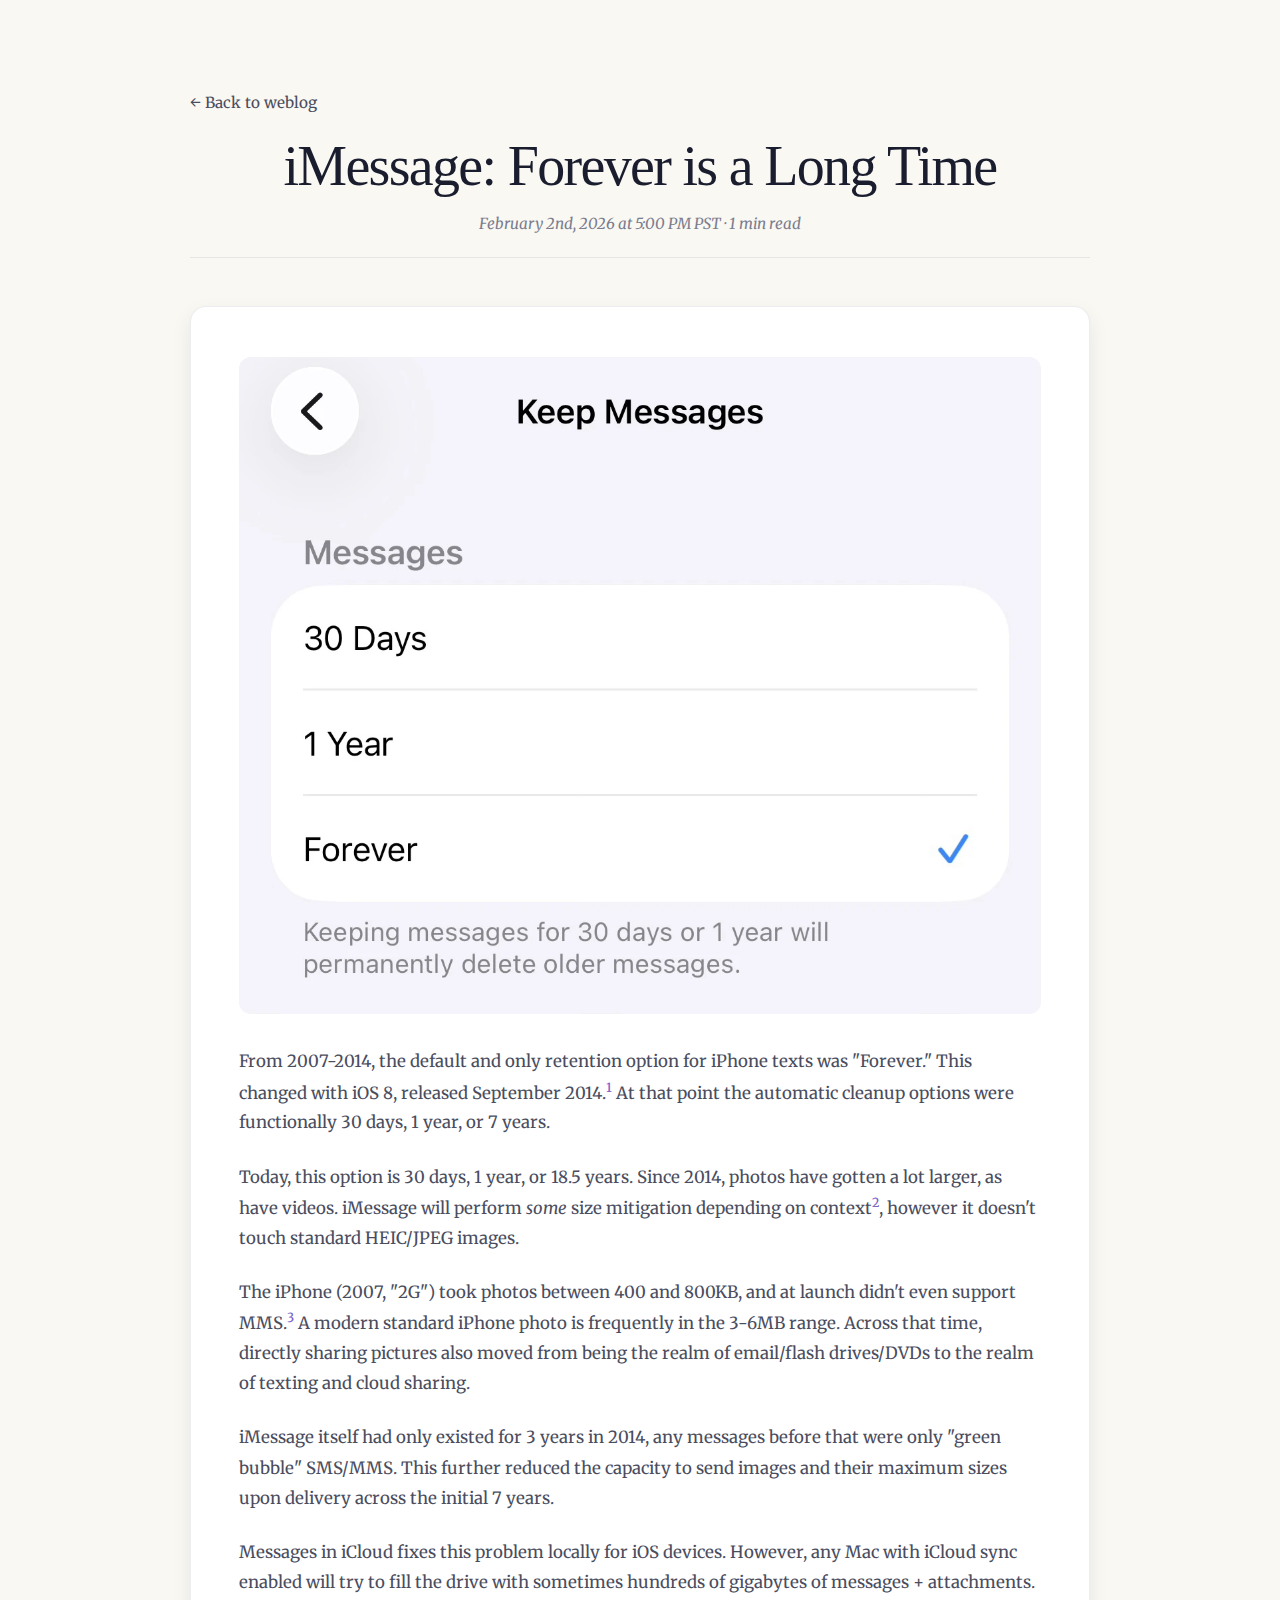
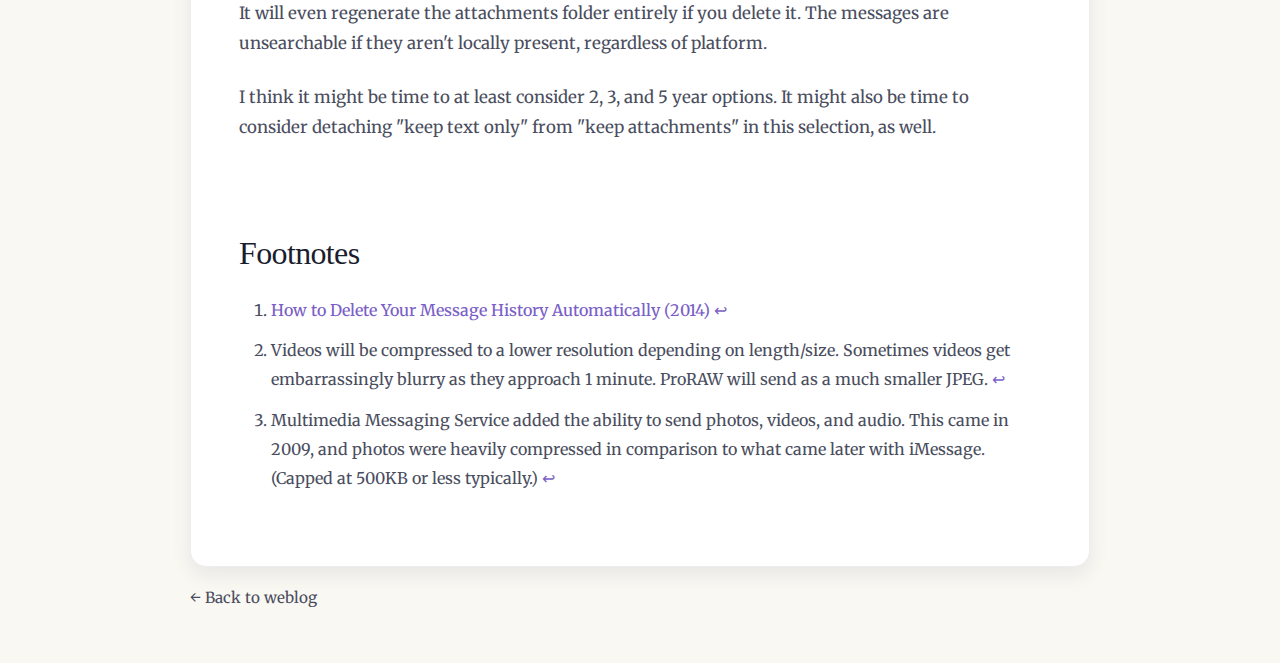
<file: blog/2026-imessage-forever.html>
<!DOCTYPE html>
<html lang="en">
<head>
    <meta charset="UTF-8">
    <meta name="viewport" content="width=device-width, initial-scale=1.0, viewport-fit=cover">
    <meta name="theme-color" content="#faf8f3">
    <title>iMessage: Forever is a Long Time</title>

    <link rel="icon" type="image/png" href="/favicon.ico">
    <link rel="apple-touch-icon" href="/favicon.png">

    <meta name="description" content="Brief thoughts on the iMessage "Keep Messages" setting.">
    <link rel="canonical" href="https://ztc0611.github.io/blog/2026-imessage-forever.html">

    <meta property="og:type" content="article">
    <meta property="og:title" content="iMessage: Forever is a Long Time">
    <meta property="og:description" content="Brief thoughts on the iMessage "Keep Messages" setting.">
    <meta property="og:url" content="https://ztc0611.github.io/blog/2026-imessage-forever.html">

    <meta name="twitter:title" content="iMessage: Forever is a Long Time">
    <meta name="twitter:description" content="Brief thoughts on the iMessage "Keep Messages" setting.">

    <link rel="stylesheet" href="/blog.css">
</head>
<body>
    <main class="content">
        <div style="max-width: 900px; margin: 0 auto;">
            <span class="back-nav"><a href="index.html" class="back-link">← Back to weblog</a></span>
            <h1 class="post-title">iMessage: Forever is a Long Time</h1>
            <p class="post-date" style="text-align: center;">February 2nd, 2026 at 5:00 PM PST · 1 min read</p>
            <article>

<picture>
  <source srcset="/assets/blog/imessage-keep-messages.webp" type="image/webp">
  <img src="/assets/blog/jpg/imessage-keep-messages.jpg" alt="An image of the selector in settings to determine how long to keep messages on the user's iPhone. The options are 30 days, 1 year, and Forever.">
</picture>

<p>From 2007-2014, the default and only retention option for iPhone texts was "Forever." This changed with iOS 8, released September 2014.<sup><a href="#fn1" id="fnref1">1</a></sup> At that point the automatic cleanup options were functionally 30 days, 1 year, or 7 years.</p>

<p>Today, this option is 30 days, 1 year, or 18.5 years. Since 2014, photos have gotten a lot larger, as have videos. iMessage will perform <em>some</em> size mitigation depending on context<sup><a href="#fn2" id="fnref2">2</a></sup>, however it doesn't touch standard HEIC/JPEG images.</p>

<p>The iPhone (2007, "2G") took photos between 400 and 800KB, and at launch didn't even support MMS.<sup><a href="#fn3" id="fnref3">3</a></sup> A modern standard iPhone photo is frequently in the 3-6MB range. Across that time, directly sharing pictures also moved from being the realm of email/flash drives/DVDs to the realm of texting and cloud sharing.</p>

<p>iMessage itself had only existed for 3 years in 2014, any messages before that were only "green bubble" SMS/MMS. This further reduced the capacity to send images and their maximum sizes upon delivery across the initial 7 years.</p>

<p>Messages in iCloud fixes this problem locally for iOS devices. However, any Mac with iCloud sync enabled will try to fill the drive with sometimes hundreds of gigabytes of messages + attachments. It will even regenerate the attachments folder entirely if you delete it. The messages are unsearchable if they aren't locally present, regardless of platform.</p>

<p>I think it might be time to at least consider 2, 3, and 5 year options. It might also be time to consider detaching "keep text only" from "keep attachments" in this selection, as well.</p>

<br>

<h2>Footnotes</h2>

<ol>
<li id="fn1"><a href="https://ios.gadgethacks.com/how-to/delete-your-message-history-automatically-0157422/">How to Delete Your Message History Automatically (2014)</a> <a href="#fnref1">↩</a></li>
<li id="fn2">Videos will be compressed to a lower resolution depending on length/size. Sometimes videos get embarrassingly blurry as they approach 1 minute. ProRAW will send as a much smaller JPEG. <a href="#fnref2">↩</a></li>
<li id="fn3">Multimedia Messaging Service added the ability to send photos, videos, and audio. This came in 2009, and photos were heavily compressed in comparison to what came later with iMessage. (Capped at 500KB or less typically.) <a href="#fnref3">↩</a></li>
</ol>
</article>
            <br>
            <span class="back-nav"><a href="index.html" class="back-link">← Back to weblog</a></span>
        </div>
    </main>
    <script>
        // Add spatial photo fullscreen support for Vision Pro
        // Supports both img.spatial and picture.spatial > img
        document.addEventListener('DOMContentLoaded', function() {
            const spatialPhotos = document.querySelectorAll('img.spatial, picture.spatial img');
            spatialPhotos.forEach(function(img) {
                img.addEventListener('click', async function() {
                    try {
                        await img.requestFullscreen();
                    } catch (error) {
                        console.log('Fullscreen not supported or denied');
                    }
                });
            });
        });
    </script>
</body>
</html>
</file>
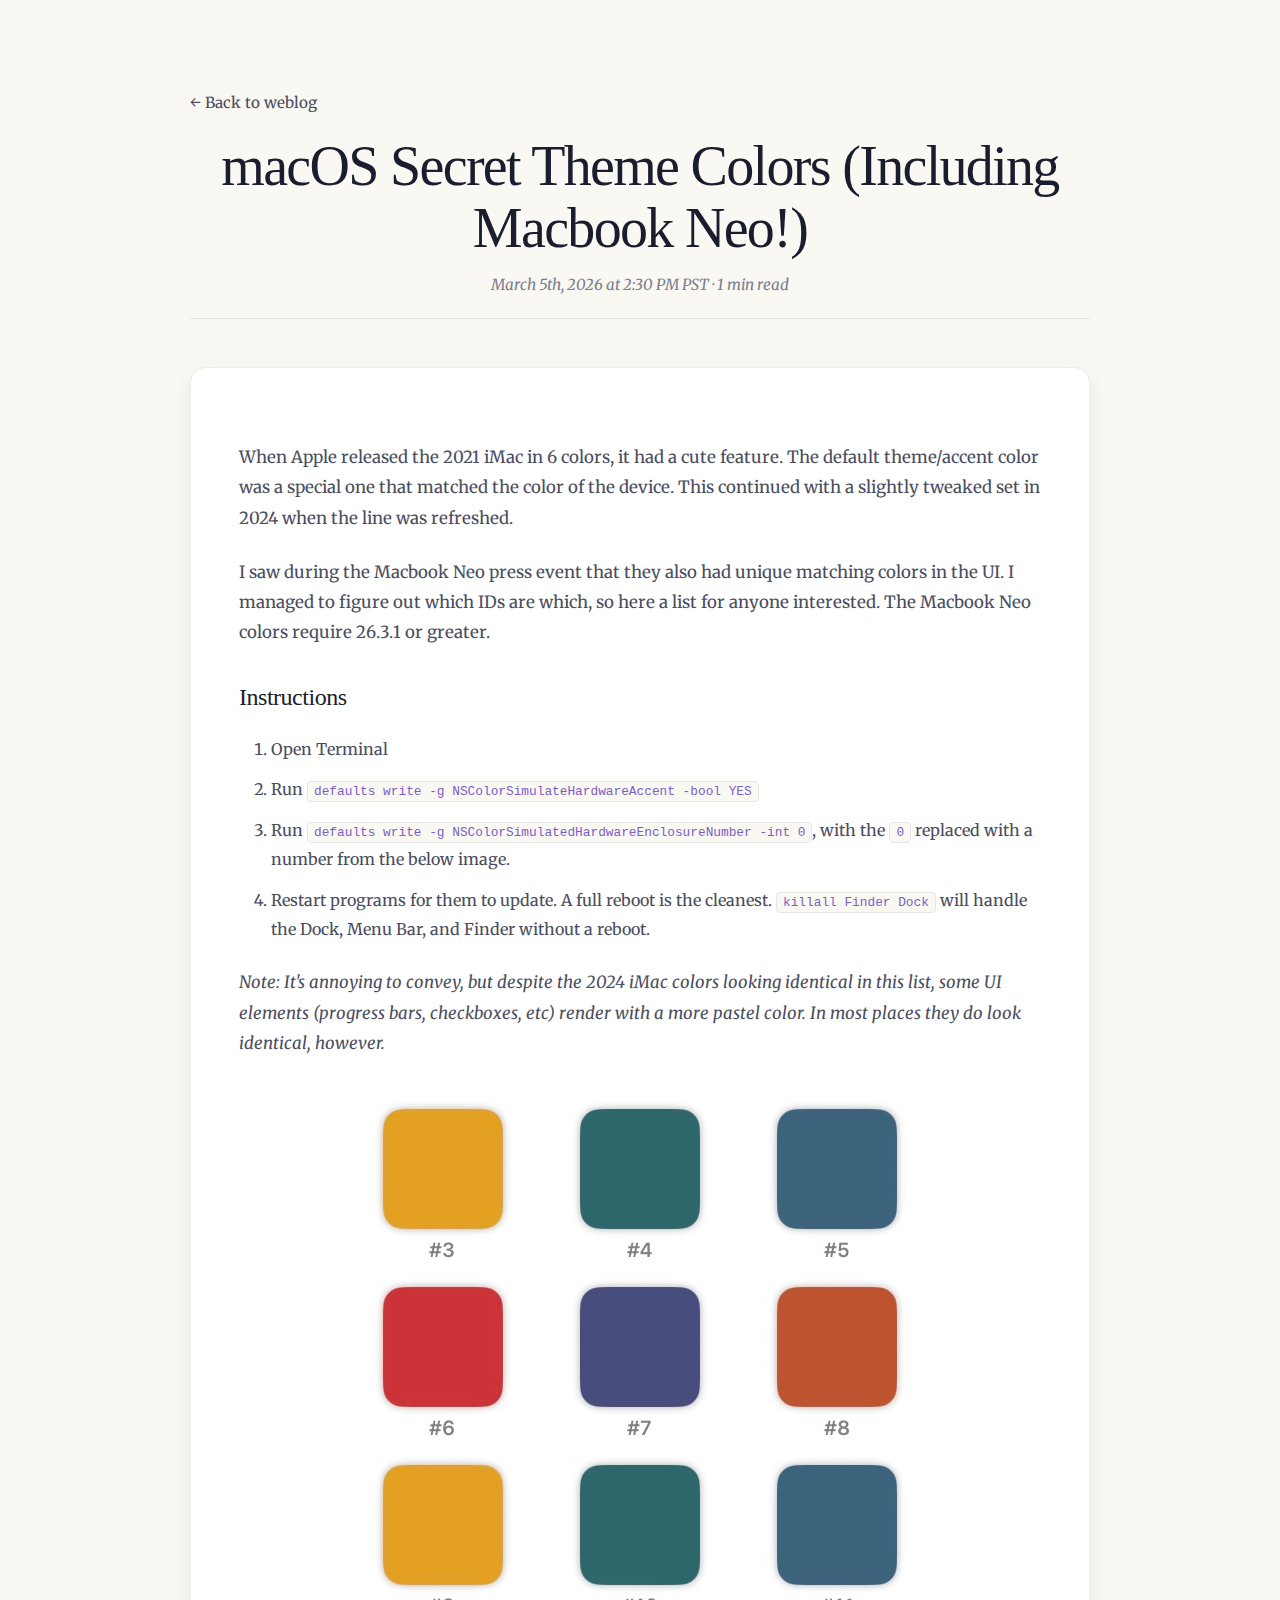
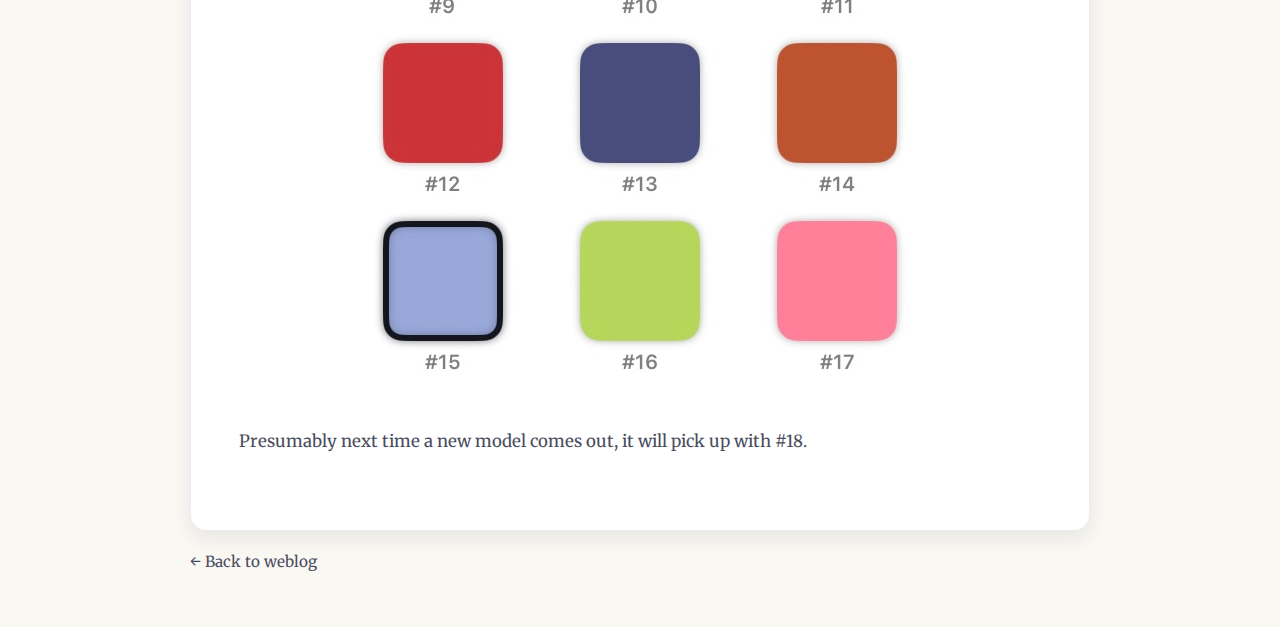
<file: blog/2026-secret-colors.html>
<!DOCTYPE html>
<html lang="en">
<head>
    <meta charset="UTF-8">
    <meta name="viewport" content="width=device-width, initial-scale=1.0, viewport-fit=cover">
    <meta name="theme-color" content="#faf8f3">
    <title>macOS Secret Theme Colors (Including Macbook Neo!)</title>

    <link rel="icon" type="image/png" href="/favicon.ico">
    <link rel="apple-touch-icon" href="/favicon.png">

    <meta name="description" content="List of IDs for the "secret" accent colors tied to some Mac SKUs.">
    <link rel="canonical" href="https://ztc0611.github.io/blog/2026-secret-colors.html">

    <meta property="og:type" content="article">
    <meta property="og:title" content="macOS Secret Theme Colors (Including Macbook Neo!)">
    <meta property="og:description" content="List of IDs for the "secret" accent colors tied to some Mac SKUs.">
    <meta property="og:url" content="https://ztc0611.github.io/blog/2026-secret-colors.html">

    <meta name="twitter:title" content="macOS Secret Theme Colors (Including Macbook Neo!)">
    <meta name="twitter:description" content="List of IDs for the "secret" accent colors tied to some Mac SKUs.">

    <link rel="stylesheet" href="/blog.css">
</head>
<body>
    <main class="content">
        <div style="max-width: 900px; margin: 0 auto;">
            <span class="back-nav"><a href="index.html" class="back-link">← Back to weblog</a></span>
            <h1 class="post-title">macOS Secret Theme Colors (Including Macbook Neo!)</h1>
            <p class="post-date" style="text-align: center;">March 5th, 2026 at 2:30 PM PST · 1 min read</p>
            <article>

<p>When Apple released the 2021 iMac in 6 colors, it had a cute feature. The default theme/accent color was a special one that matched the color of the device. This continued with a slightly tweaked set in 2024 when the line was refreshed.</p>

<p>I saw during the Macbook Neo press event that they also had unique matching colors in the UI. I managed to figure out which IDs are which, so here a list for anyone interested. The Macbook Neo colors require 26.3.1 or greater.</p>

<h3>Instructions</h3>
<ol>
<li>Open Terminal</li>
<li>Run <code>defaults write -g NSColorSimulateHardwareAccent -bool YES</code></li>
<li>Run <code>defaults write -g NSColorSimulatedHardwareEnclosureNumber -int 0</code>, with the <code>0</code> replaced with a number from the below image.</li>
<li>Restart programs for them to update. A full reboot is the cleanest. <code>killall Finder Dock</code> will handle the Dock, Menu Bar, and Finder without a reboot.</li>
</ol>

<p><em>Note: It's annoying to convey, but despite the 2024 iMac colors looking identical in this list, some UI elements (progress bars, checkboxes, etc) render with a more pastel color. In most places they do look identical, however.</em></p>
<img src="/assets/blog/neo-mac-colors.jpg" alt="A list of the 15 current colors available on macOS.">

<p>Presumably next time a new model comes out, it will pick up with #18.</p>
</article>
            <br>
            <span class="back-nav"><a href="index.html" class="back-link">← Back to weblog</a></span>
        </div>
    </main>
    <script>
        // Add spatial photo fullscreen support for Vision Pro
        // Supports both img.spatial and picture.spatial > img
        document.addEventListener('DOMContentLoaded', function() {
            const spatialPhotos = document.querySelectorAll('img.spatial, picture.spatial img');
            spatialPhotos.forEach(function(img) {
                img.addEventListener('click', async function() {
                    try {
                        await img.requestFullscreen();
                    } catch (error) {
                        console.log('Fullscreen not supported or denied');
                    }
                });
            });
        });
    </script>
</body>
</html>
</file>
<file: homepage.css>
/* Homepage */

@import url('globals.css');

html {
    height: 100%;
    background: var(--bg-primary);
    position: relative;
}

/* Background image with fade on a pseudo-element */
html::before {
    content: '';
    position: fixed;
    top: 0;
    left: 0;
    width: 100%;
    height: 100%;
    background: url('assets/home/home.webp') center center / cover no-repeat;
    -webkit-mask-image: linear-gradient(to bottom, transparent 0%, black 8%, black 92%, transparent 100%);
    mask-image: linear-gradient(to bottom, transparent 0%, black 8%, black 92%, transparent 100%);
    z-index: -2;
}

html, body {
    height: 100%;
    margin: 0;
    padding: 0;
    overflow: hidden;
}

body {
    position: relative;
    background: transparent;
}

/* Overlay to reduce opacity */
body::after {
    content: '';
    position: fixed;
    top: 0;
    left: 0;
    width: 100%;
    height: 100%;
    background: var(--bg-primary);
    opacity: 0.875;
    pointer-events: none;
    z-index: 0;
}

/* Subtle paper texture overlay */
body::before {
    content: '';
    position: fixed;
    top: 0;
    left: 0;
    width: 100%;
    height: 100%;
    opacity: 0.03;
    pointer-events: none;
    background-image: url('data:image/svg+xml;utf8,<svg xmlns="http://www.w3.org/2000/svg" width="200" height="200"><filter id="noise"><feTurbulence type="fractalNoise" baseFrequency="0.9" numOctaves="4" /></filter><rect width="100%" height="100%" filter="url(%23noise)" /></svg>');
    z-index: 9999;
}

.home-container {
    min-height: 100%;
    display: flex;
    flex-direction: column;
    align-items: center;
    justify-content: center;
    padding: 40px 32px;
    position: relative;
    z-index: 1;
}

/* Photo framing corners */
.home-container::before {
    content: '⌜';
    position: fixed;
    top: 20px;
    left: 20px;
    font-size: 8rem;
    color: var(--text-tertiary);
    opacity: 0.3;
    pointer-events: none;
    line-height: 1;
    z-index: 10;
}

.home-container::after {
    content: '⌟';
    position: fixed;
    bottom: 20px;
    right: 20px;
    font-size: 8rem;
    color: var(--text-tertiary);
    opacity: 0.3;
    pointer-events: none;
    line-height: 1;
    z-index: 10;
}

/* Grain texture overlay on top of background */
.home-content::before {
    content: '';
    position: fixed;
    top: 0;
    left: 0;
    width: 100%;
    height: 100%;
    background-image: url('data:image/svg+xml;utf8,<svg xmlns="http://www.w3.org/2000/svg" width="200" height="200"><filter id="noise"><feTurbulence type="fractalNoise" baseFrequency="0.9" numOctaves="4" /></filter><rect width="100%" height="100%" filter="url(%23noise)" /></svg>');
    opacity: 0.06;
    pointer-events: none;
    z-index: 2;
}

.home-content {
    text-align: center;
    max-width: 600px;
    width: 100%;
}

.home-title {
    color: var(--text-primary);
    font-size: clamp(3rem, 8vw, 5rem);
    font-weight: 300;
    margin: 0 0 16px 0;
    font-family: Georgia, serif;
    letter-spacing: -0.03em;
    line-height: 1.1;
}

.home-subtitle {
    color: var(--text-secondary);
    font-size: clamp(0.95rem, 2.5vw, 1.15rem);
    font-weight: 400;
    margin: 0 0 48px 0;
    font-family: Georgia, serif;
    letter-spacing: 0.01em;
}

.home-nav {
    display: flex;
    gap: 20px;
    justify-content: center;
    flex-wrap: wrap;
}

.home-link {
    color: var(--bg-primary);
    background: var(--accent);
    text-decoration: none;
    font-size: 1.1rem;
    font-weight: 500;
    padding: 14px 32px;
    border-radius: 8px;
    border: 1px solid transparent;
    transition: all 0.25s ease;
    font-family: Georgia, serif;
    letter-spacing: 0.01em;
}

.home-link:hover {
    background: var(--accent-hover);
    transform: translateY(-2px);
    box-shadow: 0 4px 16px rgba(123, 95, 199, 0.4);
}

.home-footer {
    position: absolute;
    bottom: 32px;
    left: 0;
    right: 0;
    text-align: center;
}

.footer-link {
    color: var(--text-tertiary);
    font-size: 0.95rem;
    font-weight: 400;
}

.footer-link.animated-underline-link:hover {
    color: var(--accent);
}

.footer-spacer {
    color: var(--text-tertiary);
    margin: 0 8px;
    opacity: 0.5;
}

.mountain-link {
    text-decoration: none;
    font-size: 1rem;
    opacity: 0.6;
    transition: all 0.2s ease;
    display: inline-block;
}

.mountain-link:hover {
    opacity: 1;
    transform: translateY(-2px);
}

/* Mobile adjustments */
@media (max-width: 768px) {
    /* Hide corner brackets on mobile */
    .home-container::before,
    .home-container::after {
        display: none;
    }

    .home-container {
        padding: 32px 24px;
    }

    .home-title {
        margin-bottom: 12px;
    }

    .home-subtitle {
        margin-bottom: 40px;
    }

    .home-nav {
        flex-direction: column;
        gap: 16px;
    }

    .home-link {
        width: 100%;
        max-width: 280px;
        margin: 0 auto;
    }

    .home-footer {
        bottom: 24px;
    }
}

@media (max-width: 480px) {
    .home-container {
        padding: 24px 20px;
    }

    .home-footer {
        bottom: 20px;
        font-size: 0.9rem;
    }
}
</file>
<file: blog.css>
/* Blog-specific styles */
@import url('https://fonts.googleapis.com/css2?family=Merriweather:wght@300;400;700&display=swap');
@import url('globals.css');

html, body {
    overflow-x: hidden;
}

body {
    background: var(--bg-primary);
    padding-top: 60px;
    transition: background-color 0.3s ease;
    position: relative;
    font-family: 'Merriweather', serif;
}

.content {
    padding: 32px 32px;
    max-width: 1000px;
    margin: 0 auto;
    position: relative;
    z-index: 1;
}

/* Blog Index Page */
.blog-container {
    max-width: 900px;
    margin: 0 auto;
}

.rss-link {
    float: right;
    color: var(--text-secondary);
    font-size: 0.95rem;
    font-weight: 400;
}

.rss-link.animated-underline-link:hover {
    color: var(--accent);
}

.blog-title {
    color: var(--text-primary);
    font-size: 4rem;
    font-weight: 300;
    margin: 0 0 48px 0;
    font-family: Georgia, serif;
    letter-spacing: -0.03em;
    line-height: 1.1;
    text-align: center;
}

/* Wrapper stays still, receives hover */
.blog-post-link {
    display: block;
    text-decoration: none;
    margin-bottom: 32px;
}

.blog-post-preview {
    display: block;
    background: var(--bg-secondary);
    border-radius: 16px;
    overflow: hidden;
    border: 1px solid var(--border);
    transition: all 0.4s cubic-bezier(0.4, 0, 0.2, 1);
    padding: 24px 40px;
    position: relative;
}

.blog-post-link:hover .blog-post-preview {
    border-color: var(--border-hover);
    box-shadow: 0 12px 40px var(--shadow);
    transform: translateY(-2px);
}

.blog-post-preview h3 {
    color: var(--text-primary);
    font-size: 1.75rem;
    font-family: Georgia, serif;
    font-weight: 400;
    letter-spacing: -0.02em;
    line-height: 1.3;
    margin: 0 0 12px 0;
}

.blog-post-preview p {
    color: var(--text-secondary);
    font-size: 1rem;
    line-height: 1.7;
    margin: 0;
}

.blog-post-preview .post-date {
    color: var(--text-tertiary);
    font-size: 0.9rem;
    font-style: italic;
    margin: 0 0 12px 0;
    padding: 0;
    border: none;
    text-align: left;
}

.blog-post-preview .post-header {
    display: flex;
    justify-content: space-between;
    align-items: baseline;
    gap: 16px;
    margin-bottom: 12px;
}

.blog-post-preview .post-header h3 {
    margin: 0;
}

.blog-post-preview .reading-time {
    color: var(--text-tertiary);
    font-size: 0.85rem;
    display: flex;
    align-items: center;
    gap: 4px;
    flex-shrink: 0;
    white-space: nowrap;
}

.blog-post-preview .reading-time svg {
    flex-shrink: 0;
}

/* Blog Post Page */
h1.post-title {
    color: var(--text-primary);
    font-size: clamp(2.5rem, 5vw, 3.5rem);
    font-weight: 300;
    margin: 0 0 16px 0;
    font-family: Georgia, serif;
    letter-spacing: -0.03em;
    line-height: 1.1;
    text-align: center;
}

.post-date {
    color: var(--text-tertiary);
    font-size: 0.95rem;
    font-style: italic;
    text-align: center;
    margin-bottom: 48px;
    padding-bottom: 24px;
    border-bottom: 1px solid var(--border);
}

article {
    max-width: 900px;
    margin: 0 auto;
    padding: 50px 48px;
    background: var(--bg-secondary);
    border-radius: 16px;
    border: 1px solid var(--border);
    box-shadow: 0 8px 20px var(--shadow);
}

article h2 {
    color: var(--text-primary);
    font-size: 2rem;
    font-weight: 400;
    font-family: Georgia, serif;
    letter-spacing: -0.02em;
    margin-top: 48px;
    margin-bottom: 20px;
}

article h3 {
    color: var(--text-primary);
    font-size: 1.5rem;
    font-weight: 400;
    font-family: Georgia, serif;
    letter-spacing: -0.02em;
    margin-top: 36px;
    margin-bottom: 16px;
}

article h4, article h5, article h6 {
    color: var(--text-primary);
    font-weight: 500;
    margin-top: 32px;
    margin-bottom: 12px;
}

article p {
    color: var(--text-secondary);
    font-size: 1.05rem;
    line-height: 1.8;
    margin: 24px 0;
}

article a {
    color: var(--accent);
    text-decoration: none;
    font-weight: 500;
    transition: color 0.2s ease;
}

article a:hover {
    color: var(--accent-hover);
    text-decoration: underline;
}

article strong {
    color: var(--text-primary);
    font-weight: 600;
}

article em {
    color: var(--text-secondary);
    font-style: italic;
}

article ul, article ol {
    color: var(--text-secondary);
    margin: 24px 0;
    padding-left: 32px;
}

article li {
    margin: 12px 0;
    line-height: 1.8;
}

article sup {
    font-size: 0.75em;
    vertical-align: super;
}

article sup a {
    text-decoration: none;
}

/* Header images (first element in article) */
article > picture:first-child,
article > figure:first-child,
article > img:first-child {
    margin-top: -50px;
}

article > picture:first-child img,
article > img:first-child {
    margin-top: 0;
}

/* Figures and Images */
figure {
    margin: 40px -20px;
    text-align: center;
}

figure img {
    max-width: 100%;
    height: auto;
    border-radius: 12px;
}

article img {
    display: block;
    margin: 32px auto;
    max-width: 100%;
    height: auto;
    border-radius: 12px;
}

img.spatial,
picture.spatial img {
    cursor: pointer;
    transition: transform 0.2s ease, opacity 0.2s ease;
}

img.spatial:hover,
picture.spatial img:hover {
    transform: scale(1.02);
    opacity: 0.95;
}

figcaption {
    color: var(--text-tertiary);
    font-size: 0.9rem;
    font-style: italic;
    margin-top: 12px;
    line-height: 1.6;
}

/* Code blocks */
pre {
    background: var(--bg-primary);
    border: 1px solid var(--border);
    border-left: 4px solid var(--accent);
    border-radius: 8px;
    padding: 24px;
    margin: 32px -20px;
    overflow-x: auto;
}

code {
    font-family: 'Monaco', 'Menlo', 'Courier New', monospace;
    font-size: 0.8em;
    background: var(--bg-primary);
    color: var(--accent);
    padding: 2px 6px;
    border-radius: 4px;
    border: 1px solid var(--border);
    word-break: break-word;
    overflow-wrap: break-word;
}

pre code {
    background: none;
    border: none;
    padding: 0;
    border-radius: 0;
    color: var(--text-primary);
    font-size: 0.9em;
    word-break: normal;
    overflow-wrap: normal;
}

/* Footnotes */
article ol#footnotes {
    margin-top: 48px;
    padding-top: 24px;
    border-top: 1px solid var(--border);
}

/* Mobile adjustments */
@media (max-width: 900px) {
    .blog-title {
        font-size: 3rem;
    }

    .blog-post-preview {
        padding: 20px 32px;
    }

    article {
        padding: 40px 36px;
    }

    article > picture:first-child,
    article > figure:first-child,
    article > img:first-child {
        margin-top: -40px;
    }

    figure, pre {
        margin-left: -12px;
        margin-right: -12px;
    }
}

@media (max-width: 768px) {
    .content {
        padding: 28px 20px;
    }

    .blog-title {
        font-size: 2.5rem;
    }

    .blog-post-preview {
        padding: 18px 28px;
    }

    .blog-post-preview .post-header {
        flex-direction: column;
        align-items: flex-start;
        gap: 4px;
    }

    .blog-post-preview h3 {
        font-size: 1.5rem;
    }

    article {
        padding: 36px 28px;
        border-radius: 12px;
    }

    article > picture:first-child,
    article > figure:first-child,
    article > img:first-child {
        margin-top: -36px;
    }

    article h2 {
        font-size: 1.6rem;
        margin-top: 36px;
    }

    article h3 {
        font-size: 1.3rem;
    }

    article p {
        font-size: 1rem;
    }

    figure, pre {
        margin-left: -16px;
        margin-right: -16px;
    }

    .post-date {
        margin-bottom: 32px;
    }
}

@media (max-width: 480px) {
    .content {
        padding: 24px 16px;
    }

    .blog-title {
        font-size: 2rem;
    }

    .back-home, .back-link, .rss-link {
        font-size: 0.9rem;
    }

    .blog-post-preview {
        padding: 16px 24px;
        border-radius: 12px;
    }

    .blog-post-preview h3 {
        font-size: 1.3rem;
    }

    .blog-post-preview p {
        font-size: 0.95rem;
    }

    article {
        padding: 28px 20px;
    }

    article > picture:first-child,
    article > figure:first-child,
    article > img:first-child {
        margin-top: -28px;
    }

    article h2 {
        font-size: 1.4rem;
    }

    article h3 {
        font-size: 1.2rem;
    }

    article p {
        font-size: 0.95rem;
    }

    figure, pre {
        margin-left: -20px;
        margin-right: -20px;
        border-radius: 8px;
    }

    pre {
        padding: 16px;
    }
}
</file>
<file: styles.css>
@import url('https://fonts.googleapis.com/css2?family=Merriweather:wght@300;400;700&display=swap');

* {
    margin: 0;
    padding: 0;
    box-sizing: border-box;
}

html, body {
    overflow-x: hidden;
}

body {
    font-family: 'Merriweather', serif;
    background-color: #00002e;
    padding-left: env(safe-area-inset-left);
    padding-right: env(safe-area-inset-right);
}

/* Banner styles moved to homepage.css */

.content {
    padding: 60px 20px;
    max-width: 1200px;
    margin: 0 auto;
}

/* Projects Section */
.projects-section {
    margin-bottom: 80px;
}

.projects-section h2 {
    font-size: 2.5rem;
    color: #f5ffe8;
    margin-bottom: 48px;
    text-align: center;
    font-weight: 400;
    letter-spacing: -0.01em;
    padding-bottom: 0;
}

.projects-grid {
    display: grid;
    grid-template-columns: 1fr 1fr;
    max-width: 1400px;
    margin-left: auto;
    margin-right: auto;
    gap: 36px;
    margin-bottom: 40px;
}

@media (max-width: 768px) {
    .projects-grid {
        grid-template-columns: 1fr;
    }
}

.project-card {
    background: rgba(12, 17, 108, 0.2);
    border-radius: 20px;
    overflow: hidden;
    transition: all 0.3s ease;
    border: 1px solid rgba(245, 255, 232, 0.12);
    display: flex;
    flex-direction: column;
    backdrop-filter: blur(4px);
}

.project-card:hover {
    transform: translateY(-6px);
    background: rgba(12, 17, 108, 0.35);
    border-color: rgba(245, 255, 232, 0.25);
    box-shadow: 0 16px 40px rgba(12, 17, 108, 0.4);
}

.project-image {
    width: 100%;
    height: clamp(180px, 45vw, 270px);
    overflow: hidden;
    background: linear-gradient(135deg, rgba(0, 0, 46, 0.4), rgba(12, 17, 108, 0.3));
    display: flex;
    align-items: center;
    justify-content: center;
    transition: all 0.3s ease;
}

.project-card:hover .project-image {
    background: linear-gradient(135deg, rgba(0, 0, 46, 0.3), rgba(12, 17, 108, 0.4));
}

.project-image img {
    width: 100%;
    height: 100%;
    object-fit: cover;
}

.project-image-bottom img {
    object-position: bottom;
}

.placeholder-image {
    color: #f5ffe8;
    font-size: 1.5rem;
    font-family: Georgia, serif;
    opacity: 0.7;
}

.project-info {
    padding: 28px;
    display: flex;
    flex-direction: column;
    flex: 1;
}

.project-title {
    display: flex;
    align-items: center;
    gap: 12px;
    margin-bottom: 0;
}

.project-title .tag {
    transform: translateY(-10px);
}

.project-info h3 {
    color: #f5ffe8;
    font-size: 1.5rem;
    margin: 0 0 12px 0;
    font-family: Georgia, serif;
    font-weight: 400;
    letter-spacing: -0.01em;
}

.project-info p {
    color: rgba(245, 255, 232, 0.75);
    font-size: 0.95rem;
    margin-bottom: 20px;
    line-height: 1.6;
}


.tag {
    background: rgba(153, 102, 255, 0.3);
    color: #f5ffe8;
    padding: 4px 12px;
    border-radius: 20px;
    font-size: 0.85rem;
    font-weight: 500;
}

.project-meta {
    margin-bottom: 16px;
}

.project-meta .first-worked {
    color: rgba(245, 255, 232, 0.6);
    font-size: 0.9rem;
    font-style: italic;
}

.project-actions {
    display: flex;
    gap: 12px;
    margin-top: auto;
}

.btn-primary, .btn-secondary {
    padding: 12px 24px;
    border-radius: 10px;
    text-decoration: none;
    font-weight: 400;
    transition: all 0.3s ease;
    border: 1.5px solid transparent;
    cursor: pointer;
    font-family: 'Merriweather', serif;
    font-size: 0.95rem;
    letter-spacing: 0.02em;
}

.btn-primary {
    background: rgba(153, 102, 255, 0.7);
    color: #f5ffe8;
    border-color: rgba(153, 102, 255, 0.8);
}

.btn-primary:hover {
    background: rgba(153, 102, 255, 0.9);
    border-color: rgba(153, 102, 255, 1);
    transform: translateY(-2px);
    box-shadow: 0 8px 20px rgba(153, 102, 255, 0.3);
}

.btn-secondary {
    background: transparent;
    color: rgba(245, 255, 232, 0.6);
    border-color: rgba(153, 102, 255, 0.4);
}

.btn-secondary:hover:not(:disabled) {
    background: rgba(153, 102, 255, 0.15);
    border-color: rgba(153, 102, 255, 0.6);
    color: rgba(245, 255, 232, 0.85);
}

.btn-secondary:disabled {
    cursor: not-allowed;
    opacity: 0.5;
}

/* Commits Section */
.commits-section {
    margin-bottom: 80px;
}

.commits-section h2 {
    font-size: 2rem;
    color: #f5ffe8;
    margin-bottom: 48px;
    text-align: center;
    font-weight: 400;
    letter-spacing: -0.01em;
}

.commits-section h3 {
    font-size: 2.0rem;
    color: rgba(153, 102, 255, 0.9);
    margin-bottom: 36px;
    text-align: center;
    font-family: Georgia, serif;
    font-weight: 400;
    letter-spacing: -0.01em;
}

.commits-list {
    display: flex;
    flex-direction: column;
    gap: 24px;
    max-width: 900px;
    margin: 0 auto;
}

.commit-item {
    background: rgba(12, 17, 108, 0.2);
    border-radius: 16px;
    padding: 28px;
    border: 1px solid rgba(245, 255, 232, 0.12);
    transition: all 0.3s ease;
    backdrop-filter: blur(4px);
}

.commit-item:hover {
    background: rgba(12, 17, 108, 0.35);
    border-color: rgba(245, 255, 232, 0.25);
    box-shadow: 0 8px 24px rgba(12, 17, 108, 0.3);
}

.commit-content h4 {
    color: #f5ffe8;
    font-size: 1.4rem;
    margin-bottom: 12px;
    font-family: Georgia, serif;
    font-weight: 400;
    letter-spacing: -0.01em;
}

.commit-content p {
    color: rgba(245, 255, 232, 0.75);
    font-size: 0.95rem;
    line-height: 1.6;
    margin-bottom: 0;
}

.commit-meta {
    display: flex;
    justify-content: flex-end;
    gap: 12px;
    flex-wrap: wrap;
    margin-top: 16px;
}

.repo-link {
    color: rgba(153, 102, 255, 0.8);
    text-decoration: none;
    font-size: 0.9rem;
    font-weight: 400;
    transition: all 0.2s ease;
}

.repo-link:hover {
    color: rgba(153, 102, 255, 1);
    text-decoration: underline;
}


@media (max-width: 1200px) {
    .banner {
        height: 250px;
    }
    
    .logo-text {
        font-size: 3.8rem;
    }
    
    .stars {
        height: 250px;
        background-size: auto 125px;
    }
    
    .clouds {
        height: 250px;
        background-size: auto 250px;
    }
    
    .mountains {
        height: 250px;
        background-size: auto 250px;
    }
    
    .mountains-back {
        height: 250px;
        background-size: auto 250px;
        bottom: -25px;
    }
    
    .houses {
        height: 250px;
        background-size: auto 250px;
    }
    
    .front-houses {
        height: 250px;
        background-size: auto 250px;
    }
    
    .ground {
        height: 250px;
        background-size: auto 250px;
    }
}


@media (max-width: 768px) {
    .content {
        padding: 40px 16px;
    }

    .projects-section h2 {
        font-size: 2rem;
        margin-bottom: 36px;
    }

    .projects-grid {
        gap: 28px;
    }

    .page-title {
        font-size: 2.8rem;
        margin-bottom: 40px;
    }
}

@media (max-width: 480px) {
    .content {
        padding: 32px 12px;
    }

    .projects-grid {
        grid-template-columns: 1fr;
        gap: 24px;
    }

    .page-title {
        font-size: 2.2rem;
        margin-bottom: 32px;
    }

    .projects-section h2 {
        font-size: 1.8rem;
        margin-bottom: 28px;
    }

    .project-info {
        padding: 20px;
    }

    .project-info h3 {
        font-size: 1.3rem;
    }

    .project-info p {
        font-size: 0.9rem;
    }

    .btn-primary, .btn-secondary {
        padding: 10px 20px;
        font-size: 0.9rem;
    }

    .commits-section h2 {
        font-size: 1.6rem;
        margin-bottom: 36px;
    }

    .commits-section h3 {
        font-size: 1.5rem;
        margin-bottom: 28px;
    }

    .commit-item {
        padding: 20px;
        border-radius: 12px;
    }

    .commit-content h4 {
        font-size: 1.2rem;
    }

    .commit-content p {
        font-size: 0.9rem;
    }
}

@media (max-width: 768px) {
    .banner {
        height: 250px;
    }
    
    .logo-text {
        font-size: 3.0rem;
    }
    
    
    .sky-top {
        display: none;
    }
    
    .stars {
        height: 250px;
        background-size: auto 125px;
    }
    
    .clouds {
        height: 250px;
        background-size: auto 250px;
    }
    
    .mountains {
        height: 250px;
        background-size: auto 250px;
    }
    
    .mountains-back {
        height: 250px;
        background-size: auto 250px;
        bottom: -25px;
    }
    
    .houses {
        height: 250px;
        background-size: auto 250px;
    }
    
    .front-houses {
        height: 250px;
        background-size: auto 250px;
    }
    
    .ground {
        height: 250px;
        background-size: auto 250px;
    }
    
    .projects-section h2 {
        font-size: 2rem;
    }
    
    .commits-section h2 {
        font-size: 1.8rem;
    }
}

@media (max-width: 480px) {
    .banner {
        height: 250px;
    }
    
    .logo-text {
        font-size: 3.0rem;
    }
    
    .sky-top {
        display: none;
    }
    
    .stars {
        height: 250px;
        background-size: auto 125px;
    }
    
    .clouds {
        height: 250px;
        background-size: auto 250px;
    }
    
    .mountains {
        height: 250px;
        background-size: auto 250px;
    }
    
    .mountains-back {
        height: 250px;
        background-size: auto 250px;
        bottom: -25px;
    }
    
    .houses {
        height: 250px;
        background-size: auto 250px;
    }
    
    .front-houses {
        height: 250px;
        background-size: auto 250px;
    }
    
    .ground {
        height: 250px;
        background-size: auto 250px;
    }
    
    .content {
        padding: 40px 15px;
    }
    
    .projects-section {
        margin-bottom: 60px;
    }
    
    .projects-section h2 {
        font-size: 1.8rem;
        margin-bottom: 30px;
    }
    
    .commits-section h2 {
        font-size: 1.6rem;
    }
    
    .project-card {
        border-radius: 8px;
    }
    
    .project-info {
        padding: 20px;
    }
    
    .commit-item {
        padding: 20px;
    }

    .project-image {
        max-height: 180px;
    }
}

/* Dark Mode */
@media (prefers-color-scheme: dark) {
    .logo-text,
    .projects-section h2,
    .commits-section h2,
    .project-info h3,
    .commit-content h4,
    .content h1 {
        color: rgb(231, 254, 195);
    }

    .project-info p,
    .commit-content p,
    .content p {
        color: rgba(231, 254, 195, 0.8); 
    }

    .btn-primary {
        background: rgba(34, 3, 116, 0.8);
    }

    .btn-primary:hover {
        background: rgba(34, 3, 116, 1);
    }

    .tag {
        color: rgb(231, 254, 195);
    }

    .project-card {
        background: rgba(5, 6, 55, 0.8);
    }

    .commit-item {
        background: rgba(5, 6, 55, 0.6);
    }

    .project-image img {
        filter: brightness(0.85); /* slight dimming on project images */
    }
    
    .project-card[data-project="booklet"] .project-image {
        background-image: url('portfolio_assets/Booklet-Dark.webp');
        background-size: cover;
        background-position: center;
    }

    .project-card[data-project="booklet"] .project-image img {
        opacity: 0;
        filter: none;
    }

    .project-card[data-project="pixellate"] .project-image {
        background-image: url('portfolio_assets/Pixellate-Dark.webp');
        background-size: cover;
        background-position: center;
    }

    .project-card[data-project="pixellate"] .project-image img {
        opacity: 0;
        filter: none;
    }

    .project-card[data-project="pointto"] .project-image {
        background-image: url('portfolio_assets/PointTo-Dark.webp');
        background-size: cover;
        background-position: center;
    }

    .project-card[data-project="pointto"] .project-image img {
        opacity: 0;
        filter: none;
    }

    .project-card[data-project="dominos"] .project-image {
        background-image: url('portfolio_assets/Dominos-Dark.webp');
        background-size: cover;
        background-position: center;
    }

    .project-card[data-project="dominos"] .project-image img {
        opacity: 0;
        filter: none;
    }

    .project-card[data-project="base4096"] .project-image {
        background-image: url('portfolio_assets/base4096-Dark.webp');
        background-size: cover;
        background-position: center;
    }

    .project-card[data-project="base4096"] .project-image img {
        opacity: 0;
        filter: none;
    }

    .project-card[data-project="photostat"] .project-image {
        background-image: url('portfolio_assets/PhotoStat-Dark.webp');
        background-size: cover;
        background-position: center;
    }

    .project-card[data-project="photostat"] .project-image img {
        opacity: 0;
        filter: none;
    }
}

/* Tablet Portrait  */
@media (min-width: 769px) and (max-width: 1024px) {
    .project-image {
        height: clamp(200px, 30vw, 250px);
    }
    
    
    .repo-link {
        font-size: 1rem;
    }
}
</file>
<file: mountains.css>
/* Mountian page easter egg */

html, body {
    height: 100%;
    overflow: hidden;
}

.banner {
    height: 100%;
    position: relative;
    overflow: hidden;
    background-color: #00002e;
    background-image: url('assets/home/mountian-parralax/sky.png');
    background-size: auto 100%;
    background-position: center;
    background-repeat: repeat-x;
    image-rendering: -webkit-optimize-contrast;
    image-rendering: pixelated;
    margin-top: calc(-1 * env(safe-area-inset-top));
    padding-top: env(safe-area-inset-top);
    margin-left: calc(-1 * env(safe-area-inset-left));
    margin-right: calc(-1 * env(safe-area-inset-right));
    padding-left: env(safe-area-inset-left);
    padding-right: env(safe-area-inset-right);
}

.parallax-container {
    position: absolute;
    top: 0;
    left: 0;
    width: 100%;
    height: 100%;
}

.parallax-layer {
    position: absolute;
    top: 0;
    width: 100%;
    height: 100%;
    will-change: transform;
    image-rendering: -webkit-optimize-contrast;
    image-rendering: pixelated;
    transform: translateZ(0);
    -webkit-transform: translateZ(0);
    backface-visibility: hidden;
    -webkit-backface-visibility: hidden;
    -webkit-font-smoothing: subpixel-antialiased;
}

.parallax-layer img {
    height: 100%;
    width: auto;
    image-rendering: -webkit-optimize-contrast;
    image-rendering: pixelated;
    display: inline-block;
}

.sky {
    z-index: 1;
}

.sky img {
    width: 100%;
    height: 100%;
    object-fit: cover;
}

.sky-top {
    z-index: 1;
    background-image: url('assets/home/mountian-parralax/sky_top.png');
    background-repeat: repeat-x;
    background-position: top;
    background-size: auto 100%;
}

.stars {
    z-index: 2;
    background-image: url('assets/home/mountian-parralax/stars.png');
    background-repeat: repeat-x;
    background-position: top;
    background-size: auto 50%;
}

.clouds {
    z-index: 2;
    background-repeat: repeat-x;
    background-position: bottom;
    background-size: auto 100%;
}

#clouds1 {
    background-image: url('assets/home/mountian-parralax/clouds.png');
}

#clouds2 {
    background-image: url('assets/home/mountian-parralax/clouds2.png');
    opacity: 0.7;
    top: 20px;
}

.mountains {
    z-index: 3;
    bottom: 0;
    top: auto;
    background-image: url('assets/home/mountian-parralax/mountians.png');
    background-repeat: repeat-x;
    background-position: bottom;
    background-size: auto 100%;
}

.mountains-back {
    z-index: 2;
    bottom: -30px;
    top: auto;
    background-image: url('assets/home/mountian-parralax/mountians2.png');
    background-repeat: repeat-x;
    background-position: 0px bottom;
    background-size: auto 100%;
    opacity: 0.95;
}

.houses {
    z-index: 4;
    bottom: 0;
    top: auto;
    background-image: url('assets/home/mountian-parralax/bg_houses.png');
    background-repeat: repeat-x;
    background-position: bottom;
    background-size: auto 100%;
}

.front-houses {
    z-index: 6;
    bottom: 0;
    top: auto;
    background-image: url('assets/home/mountian-parralax/front_houses.png');
    background-repeat: repeat-x;
    background-position: bottom;
    background-size: auto 100%;
}

.ground {
    z-index: 7;
    bottom: 0;
    top: auto;
    background-image: url('assets/home/mountian-parralax/ground.png');
    background-repeat: repeat-x;
    background-position: bottom;
    background-size: auto 100%;
}

.logo-container {
    position: absolute;
    top: 50%;
    left: 50%;
    transform: translate(-50%, -50%);
    z-index: 10;
    width: 90%;
    max-width: 800px;
    text-align: center;
}

.logo-text {
    color: #f5ffe8;
    font-size: clamp(1.5rem, 6vw, 4.5rem);
    font-weight: 400;
    text-shadow: 2px 2px 4px rgba(30, 10, 60, 0.6),
                 4px 4px 8px rgba(153, 102, 255, 0.2),
                 0 0 20px rgba(0, 0, 46, 0.8);
    margin: 0;
    font-family: 'Merriweather', serif;
    letter-spacing: 0px;
    text-align: center;
}

@media (prefers-color-scheme: dark) {
    .logo-text {
        color: rgb(231, 254, 195);
    }
}

.landing-choices {
    margin-top: 30px;
    display: flex;
    gap: 20px;
    justify-content: center;
    flex-wrap: wrap;
}

.landing-btn {
    font-family: Georgia, serif;
    color: #f5ffe8;
    text-decoration: none;
    font-size: clamp(0.9rem, 2vw, 1.5rem);
    padding: clamp(10px, 2vh, 18px) clamp(20px, 4vw, 40px);
    border: 2px solid rgba(245, 255, 232, 0.4);
    border-radius: 12px;
    transition: all 0.3s ease;
    background: rgba(0, 0, 46, 0.4);
    backdrop-filter: blur(8px);
    letter-spacing: 0.01em;
    font-weight: 400;
}

.landing-btn:hover {
    background: rgba(245, 255, 232, 0.12);
    border-color: rgba(245, 255, 232, 0.8);
    box-shadow:
        0 0 24px rgba(245, 255, 232, 0.25),
        0 0 40px rgba(245, 255, 232, 0.15);
    transform: translateY(-3px);
}

.shooting-stars {
    position: absolute;
    top: 0;
    left: 0;
    width: 100%;
    height: 100%;
    z-index: 2;
    pointer-events: none;
}

.star {
    position: absolute;
}

.star img {
    image-rendering: -webkit-optimize-contrast;
    image-rendering: pixelated;
}

.star-big {
    position: absolute;
}

.star-big img {
    image-rendering: -webkit-optimize-contrast;
    image-rendering: pixelated;
}

/* Shooting star animations */

@media (max-width: 768px) {
    html, body {
        height: 100dvh;
    }

    .banner {
        height: 100dvh;
    }

    .logo-text {
        font-size: clamp(3.5rem, 12vw, 6rem);
    }

    .landing-btn {
        font-size: clamp(1.2rem, 4vw, 2rem);
        padding: clamp(10px, 2.5vh, 20px) clamp(20px, 5vw, 40px);
    }
}
</file>
<file: portfolio.css>
/* Portfolio-specific styles */
@import url('https://fonts.googleapis.com/css2?family=Merriweather:wght@300;400;700&display=swap');
@import url('globals.css');

html, body {
    font-family: 'Merriweather', serif;
    overflow-x: hidden;
    background-color: var(--bg-primary);
}

body {
    background: var(--bg-primary);
    padding-top: 60px;
    transition: background-color 0.3s ease;
    position: relative;
}

.content {
    padding: 32px 32px;
    max-width: 1000px;
    margin: 0 auto;
    position: relative;
    z-index: 1;
}

.nav-bar {
    display: flex;
    justify-content: space-between;
    align-items: center;
    margin-bottom: 32px;
}

.contact-link {
    color: var(--text-secondary);
    font-size: 0.95rem;
    font-weight: 400;
}

.contact-link.animated-underline-link:hover {
    color: var(--accent);
}

.page-header {
    margin-bottom: 48px;
}

.page-title {
    color: var(--text-primary);
    font-size: 4rem;
    font-weight: 300;
    margin: 0;
    font-family: Georgia, serif;
    letter-spacing: -0.03em;
    line-height: 1.1;
}

/* Projects Section */
.projects-section {
    margin-bottom: 120px;
}

.projects-section h2 {
    font-size: 1.5rem;
    color: var(--text-tertiary);
    margin-bottom: 48px;
    font-weight: 500;
    letter-spacing: 0.05em;
    text-transform: uppercase;
    font-family: 'Merriweather', serif;
    text-align: left;
}

.projects-grid {
    display: flex;
    flex-direction: column;
    gap: 56px;
}

/* Wrapper stays still, receives hover */
.project-card-wrapper {
    margin-left: -4px;
    margin-right: -4px;
}

.project-card {
    display: grid;
    grid-template-columns: 1.2fr 1fr;
    gap: 56px;
    background: var(--bg-secondary);
    border-radius: 16px;
    overflow: hidden;
    border: 1px solid var(--border);
    transition: all 0.4s cubic-bezier(0.4, 0, 0.2, 1);
    align-items: center;
    padding: 40px;
    position: relative;
}

/* Subtle card texture */
.project-card::after {
    content: '';
    position: absolute;
    top: 0;
    left: 0;
    width: 100%;
    height: 100%;
    opacity: 0.02;
    pointer-events: none;
    background-image: url('data:image/svg+xml;utf8,<svg xmlns="http://www.w3.org/2000/svg" width="200" height="200"><filter id="cardnoise"><feTurbulence type="fractalNoise" baseFrequency="1.2" numOctaves="3" /></filter><rect width="100%" height="100%" filter="url(%23cardnoise)" /></svg>');
    border-radius: 16px;
}

.project-card-wrapper:hover .project-card {
    border-color: var(--accent);
    transform: translateY(-2px);
}

.project-image {
    width: 100%;
    aspect-ratio: 3/2;
    overflow: hidden;
    border-radius: 12px;
    background: linear-gradient(135deg, var(--bg-primary), var(--bg-secondary));
    box-shadow: 0 8px 20px rgba(0, 0, 0, 0.12);
}

.project-image img {
    width: 100%;
    height: 100%;
    object-fit: cover;
}

.placeholder-image {
    color: var(--text-secondary);
    font-size: 1.5rem;
    font-family: Georgia, serif;
    opacity: 0.8;
    display: flex;
    align-items: center;
    justify-content: center;
    width: 100%;
    height: 100%;
    font-weight: 500;
}

.project-info {
    display: flex;
    flex-direction: column;
    gap: 20px;
    position: relative;
    z-index: 1;
}

.project-image {
    position: relative;
    z-index: 1;
}

.project-title {
    display: flex;
    align-items: center;
    gap: 12px;
}

.project-info h3 {
    color: var(--text-primary);
    font-size: 1.75rem;
    font-family: Georgia, serif;
    font-weight: 400;
    letter-spacing: -0.02em;
    line-height: 1.3;
    margin: 0;
}

.project-info p {
    color: var(--text-secondary);
    font-size: 1rem;
    line-height: 1.7;
    margin: 0;
}

.tag {
    background: var(--accent);
    color: var(--bg-primary);
    padding: 4px 12px;
    border-radius: 6px;
    font-size: 0.75rem;
    font-weight: 600;
    text-transform: uppercase;
    letter-spacing: 0.05em;
}

.platform-badges {
    display: flex;
    flex-wrap: wrap;
    gap: 8px;
}

.platform-badge {
    display: inline-flex;
    align-items: center;
    padding: 6px 14px;
    background: var(--bg-primary);
    border: 1px solid var(--border);
    border-radius: 20px;
    font-size: 0.8rem;
    font-weight: 500;
    color: var(--text-secondary);
    transition: all 0.2s ease;
}

.project-meta {
    margin: 4px 0 0 0;
}

.project-meta .first-worked {
    color: var(--text-tertiary);
    font-size: 0.9rem;
    font-style: italic;
}

.project-actions {
    display: flex;
    gap: 12px;
    margin-top: 8px;
}

.btn-primary, .btn-secondary {
    padding: 12px 24px;
    border-radius: 10px;
    text-decoration: none;
    font-weight: 500;
    transition: all 0.3s ease;
    border: 1px solid transparent;
    cursor: pointer;
    font-family: 'Merriweather', serif;
    font-size: 0.95rem;
    letter-spacing: 0.01em;
    display: inline-block;
}

.btn-primary {
    background: var(--accent);
    color: var(--bg-primary);
    border-color: var(--accent);
}

.btn-primary:hover {
    background: var(--accent-hover);
    border-color: var(--accent-hover);
    transform: translateY(-2px);
    box-shadow: 0 8px 24px rgba(123, 95, 199, 0.4);
}

.btn-secondary {
    background: transparent;
    color: var(--text-secondary);
    border-color: var(--border);
}

.btn-secondary:hover:not(:disabled) {
    background: var(--bg-secondary);
    border-color: var(--border-hover);
    color: var(--text-primary);
}

.btn-secondary:disabled {
    cursor: not-allowed;
    opacity: 0.4;
}

/* Commits Section */
.commits-section {
    margin-bottom: 120px;
}

.commits-section h2 {
    font-size: 1.5rem;
    color: var(--text-tertiary);
    margin-bottom: 16px;
    font-weight: 500;
    letter-spacing: 0.05em;
    text-transform: uppercase;
    font-family: 'Merriweather', serif;
    text-align: left;
}

.commits-section h3 {
    font-size: 2rem;
    color: var(--accent);
    margin-bottom: 48px;
    margin-top: 80px;
    font-family: Georgia, serif;
    font-weight: 400;
    letter-spacing: -0.02em;
}

.commits-section h3:first-of-type {
    margin-top: 0;
}

.commits-section h3:has(+ .project-description) {
    margin-bottom: 20px;
}

.commits-section .project-description {
    color: var(--text-tertiary);
    font-size: 1.05rem;
    line-height: 1.7;
    margin-bottom: 32px;
    max-width: 800px;
}

.inline-link {
    color: var(--accent);
    font-weight: 500;
}

.inline-link.animated-underline-link:hover {
    color: var(--accent-hover);
}

.commits-list {
    display: flex;
    flex-direction: column;
    gap: 32px;
}

/* Wrapper stays still, receives hover */
.commit-item-wrapper {
    margin-left: -4px;
    margin-right: -4px;
}

.commit-item {
    background: var(--bg-secondary);
    border-radius: 16px;
    padding: 40px;
    border: 1px solid var(--border);
    transition: all 0.4s cubic-bezier(0.4, 0, 0.2, 1);
}

.commit-item-wrapper:hover .commit-item {
    border-color: var(--accent);
    transform: translateY(-2px);
}

.commit-content h4 {
    color: var(--text-primary);
    font-size: 1.4rem;
    margin-bottom: 16px;
    font-family: Georgia, serif;
    font-weight: 400;
    letter-spacing: -0.02em;
    line-height: 1.4;
}

.commit-content p {
    color: var(--text-secondary);
    font-size: 1rem;
    line-height: 1.7;
    margin-bottom: 0;
}

.commit-content ul {
    color: var(--text-secondary);
    font-size: 1rem;
    line-height: 1.7;
    margin: 0;
    padding-left: 24px;
}

.commit-content li {
    margin-bottom: 8px;
}

.commit-content li:last-child {
    margin-bottom: 0;
}

code {
    font-family: 'Monaco', 'Menlo', 'Courier New', monospace;
    font-size: 0.8em;
    background: var(--bg-primary);
    color: var(--accent);
    padding: 2px 6px;
    border-radius: 4px;
    border: 1px solid var(--border);
    word-break: break-word;
    overflow-wrap: break-word;
}

.commit-meta {
    display: flex;
    justify-content: flex-end;
    gap: 10px;
    flex-wrap: wrap;
    margin-top: 24px;
}

.repo-link {
    color: var(--bg-primary);
    background: var(--accent);
    text-decoration: none;
    font-size: 0.9rem;
    font-weight: 500;
    padding: 8px 16px;
    border-radius: 8px;
    border: 1px solid transparent;
    transition: all 0.25s ease;
    display: inline-block;
}

.repo-link:hover {
    background: var(--accent-hover);
    transform: translateY(-2px);
    box-shadow: 0 4px 16px rgba(123, 95, 199, 0.4);
}

/* Dark mode project images */
@media (prefers-color-scheme: dark) {
    .project-card[data-project="booklet"] .project-image {
        background-image: url('assets/portfolio/Booklet-Dark.webp');
        background-size: cover;
        background-position: center;
    }

    .project-card[data-project="booklet"] .project-image img {
        opacity: 0;
    }

    .project-card[data-project="pixellate"] .project-image {
        background-image: url('assets/portfolio/Pixellate-Dark.webp');
        background-size: cover;
        background-position: center;
    }

    .project-card[data-project="pixellate"] .project-image img {
        opacity: 0;
    }

    .project-card[data-project="pointto"] .project-image {
        background-image: url('assets/portfolio/PointTo-Dark.webp');
        background-size: cover;
        background-position: center;
    }

    .project-card[data-project="pointto"] .project-image img {
        opacity: 0;
    }

    .project-card[data-project="dominos"] .project-image {
        background-image: url('assets/portfolio/Dominos-Dark.webp');
        background-size: cover;
        background-position: center;
    }

    .project-card[data-project="dominos"] .project-image img {
        opacity: 0;
    }

    .project-card[data-project="base4096"] .project-image {
        background-image: url('assets/portfolio/base4096-Dark.webp');
        background-size: cover;
        background-position: center;
    }

    .project-card[data-project="base4096"] .project-image img {
        opacity: 0;
    }

    .project-card[data-project="photostat"] .project-image {
        background-image: url('assets/portfolio/PhotoStat-Dark.webp');
        background-size: cover;
        background-position: center;
    }

    .project-card[data-project="photostat"] .project-image img {
        opacity: 0;
    }

    .project-card[data-project="sentry-rewind"] .project-image {
        background-image: url('assets/portfolio/SentryRewind-Dark.webp');
        background-size: cover;
        background-position: center;
    }

    .project-card[data-project="sentry-rewind"] .project-image img {
        opacity: 0;
    }

    .project-card[data-project="trmnl-ferries"] .project-image {
        background-image: url('assets/portfolio/TRMNL-Washington-Ferries-Dark.webp');
        background-size: cover;
        background-position: center;
    }

    .project-card[data-project="trmnl-ferries"] .project-image img {
        opacity: 0;
    }
}

/* Tablet and smaller */
@media (max-width: 1024px) {
    .project-card {
        gap: 40px;
        padding: 40px;
    }
}

/* Mobile landscape / smaller tablets */
@media (max-width: 900px) {
    .content {
        padding: 24px 28px;
    }

    .page-header {
        margin-bottom: 32px;
    }

    .page-title {
        font-size: 3rem;
    }

    .contact-link {
        font-size: 1rem;
    }

    .project-card {
        grid-template-columns: 1fr;
        gap: 32px;
        padding: 36px;
    }

    .projects-section {
        margin-bottom: 100px;
    }

    .projects-grid {
        gap: 44px;
    }
}

/* Mobile portrait */
@media (max-width: 768px) {
    .content {
        padding: 20px 20px;
    }

    .page-header {
        margin-bottom: 28px;
    }

    .page-title {
        font-size: 2.5rem;
    }

    .contact-link {
        font-size: 0.9rem;
    }

    .projects-section {
        margin-bottom: 80px;
    }

    .projects-section h2,
    .commits-section h2 {
        font-size: 1.2rem;
        margin-bottom: 32px;
    }

    .commits-section h3 {
        font-size: 1.6rem;
        margin-bottom: 32px;
    }

    .projects-grid {
        gap: 36px;
    }

    .project-card {
        padding: 28px;
        gap: 24px;
    }

    .project-info h3 {
        font-size: 1.5rem;
    }

    .project-info p {
        font-size: 0.95rem;
    }

    .project-info {
        gap: 16px;
    }

    .commit-item {
        padding: 28px;
    }

    .commit-content h4 {
        font-size: 1.25rem;
    }

    .commit-content p {
        font-size: 0.95rem;
    }

    .commit-content ul {
        font-size: 0.95rem;
    }
}

/* Small mobile */
@media (max-width: 480px) {
    .content {
        padding: 16px 16px;
    }

    .page-header {
        margin-bottom: 24px;
    }

    .page-title {
        font-size: 2rem;
    }

    .contact-link {
        font-size: 0.85rem;
    }

    .nav-bar {
        margin-bottom: 24px;
    }

    .back-home,
    .contact-link {
        font-size: 0.85rem;
    }

    .projects-section {
        margin-bottom: 60px;
    }

    .projects-section h2,
    .commits-section h2 {
        font-size: 1rem;
        margin-bottom: 24px;
    }

    .commits-section {
        margin-bottom: 60px;
    }

    .commits-section h3 {
        font-size: 1.4rem;
        margin-bottom: 24px;
    }

    .projects-grid {
        gap: 28px;
    }

    .project-card {
        padding: 24px;
        gap: 20px;
        border-radius: 12px;
    }

    .project-image {
        border-radius: 8px;
    }

    .project-info h3 {
        font-size: 1.3rem;
    }

    .project-info p {
        font-size: 0.9rem;
    }

    .project-actions {
        flex-direction: column;
    }

    .project-actions .btn-primary,
    .project-actions .btn-secondary {
        width: 100%;
        text-align: center;
    }

    .commit-item {
        padding: 24px;
        border-radius: 12px;
    }

    .commit-content h4 {
        font-size: 1.1rem;
    }

    .commit-content p {
        font-size: 0.9rem;
    }

    .commit-content ul {
        font-size: 0.9rem;
    }

    .commit-meta {
        justify-content: flex-start;
        margin-top: 20px;
    }

    .repo-link {
        font-size: 0.85rem;
        padding: 6px 12px;
    }
}

/* Phone landscape (short-and-wide): restore side-by-side, compact everything */
@media (orientation: landscape) and (max-height: 500px) {
    .content {
        padding: 16px 20px;
    }

    .page-header {
        margin-bottom: 24px;
    }

    .page-title {
        font-size: 2.25rem;
    }

    .projects-section {
        margin-bottom: 56px;
    }

    .projects-section h2,
    .commits-section h2 {
        font-size: 1rem;
        margin-bottom: 20px;
    }

    .projects-grid {
        gap: 28px;
    }

    .project-card {
        grid-template-columns: 1.2fr 1fr;
        gap: 24px;
        padding: 20px;
        border-radius: 12px;
    }

    .project-image {
        aspect-ratio: 4/3;
        border-radius: 8px;
    }

    .project-info {
        gap: 12px;
    }

    .project-info h3 {
        font-size: 1.2rem;
    }

    .project-info p {
        font-size: 0.85rem;
        line-height: 1.5;
    }

    .platform-badge {
        font-size: 0.7rem;
        padding: 4px 10px;
    }

    .project-meta .first-worked {
        font-size: 0.8rem;
    }

    .btn-primary, .btn-secondary {
        padding: 8px 16px;
        font-size: 0.85rem;
    }

    .project-actions {
        flex-direction: row;
    }

    .project-actions .btn-primary,
    .project-actions .btn-secondary {
        width: auto;
    }
}
</file>
